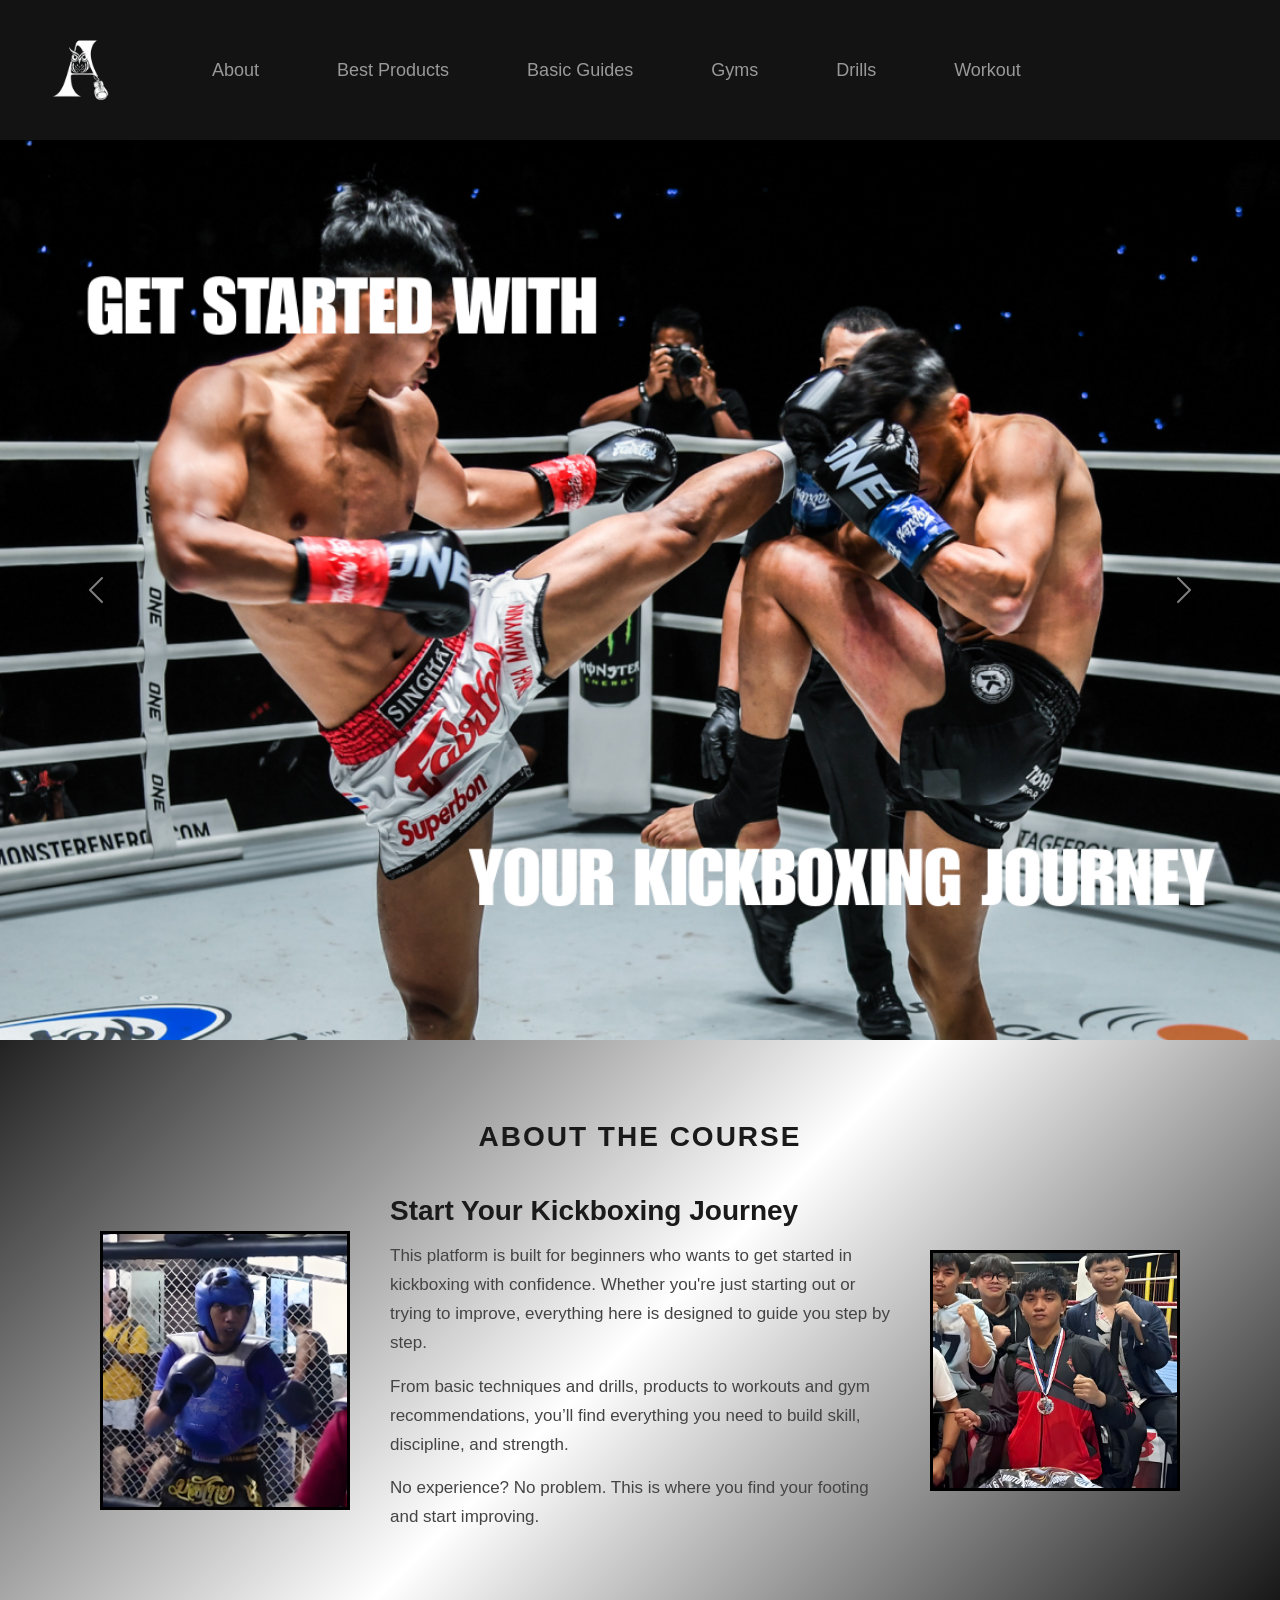
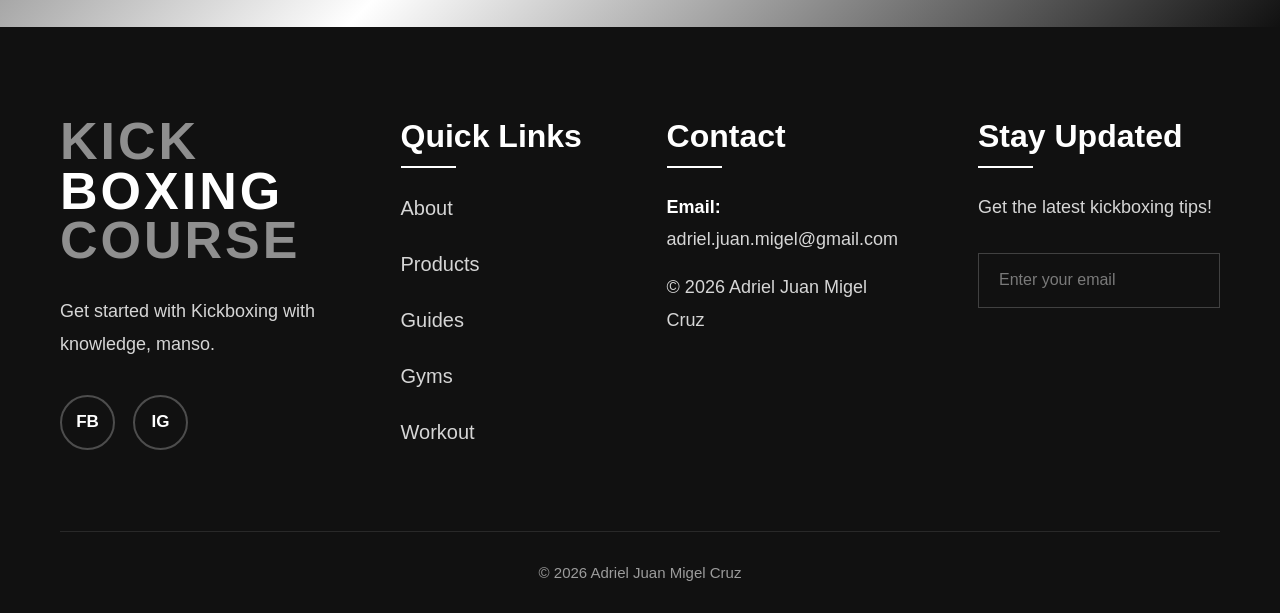
<file: index.html>
<!DOCTYPE html>
<html lang="en">
<head>
    <meta charset="UTF-8">
    <meta name="viewport" content="width=device-width, initial-scale=1.0">
    <title>My Final Project</title>

    <link rel="stylesheet" href="css/bootstrap.min.css">

    <link rel="stylesheet" href="css/style.css">
</head>
<body>
    <header>
        <nav>
            <ul>
                <a href="index.html">
                    <img src="images/logo.png" alt="logo" width="100" height="100">
                </a>
                <li><a href="#about">About</a></li>

                <li><a href="products.html">Best Products</a></li>
                <li><a href="guides.html">Basic Guides</a></li>
                <li><a href="gyms.html">Gyms</a></li>
                <li><a href="drills.html">Drills</a></li>
                <li><a href="workout.html">Workout</a></li>
            </ul>
        </nav>
    </header>

    <main>
        <section>
            
            <div class="carousel-wrapper">

                <div id="carouselExampleRide" class="carousel slide" data-bs-ride="carousel">
                    <div class="carousel-inner">

                        <div class="carousel-item active">
                            <img src="images/slide1.png" class="d-block w-100" alt="Slide 1">
                        </div>

                        <div class="carousel-item">
                            <img src="images/slide2.jpg" class="d-block w-100" alt="Slide 2">
                        </div>

                        <div class="carousel-item">
                            <img src="images/slide3.jpg" class="d-block w-100" alt="Slide 3">
                        </div>

                    </div>

                    <button class="carousel-control-prev" type="button" data-bs-target="#carouselExampleRide" data-bs-slide="prev">
                        <span class="carousel-control-prev-icon"></span>
                    </button>

                    <button class="carousel-control-next" type="button" data-bs-target="#carouselExampleRide" data-bs-slide="next">
                        <span class="carousel-control-next-icon"></span>
                    </button>
                </div>

            </div>
        </section>

        <!--abt section-->
<section id="about" class="about-section">

    <h1 class="about-title">ABOUT THE COURSE</h1>

    <div class="about-content">

        <!-- LEFT PIC -->
        <div class="about-side">
            <img style='border:3px solid #000000' src="images/aboutleft.png" alt="training">
        </div>

        <!-- CENTER TEXT -->
        <div class="about-text">
            <h3>Start Your Kickboxing Journey</h3>

            <p>
                This platform is built for beginners who wants to get started in kickboxing
                with confidence. Whether you're just starting out or trying to improve,
                everything here is designed to guide you step by step.
            </p>

            <p>
                From basic techniques and drills, products to workouts and gym recommendations,
                you’ll find everything you need to build skill, discipline, and strength.
            </p>

            <p>
                No experience? No problem. This is where you find your footing
                and start improving.
            </p>
        </div>

        <!-- RIGHT PIC -->
        <div class="about-side">
            <img style='border:3px solid #000000' src="images/aboutright.png" alt="training">
        </div>

    </div>

</section>
    </main>

<footer class="footer">
    <div class="footer-container">
        <div class="footer-col logo-col">
<h2 class="footer-logo">
    <span class="logo-fire">KICK</span>
    <span class="logo-glow">BOXING</span><br>
    <span class="logo-fire">COURSE</span>
</h2>
            <p class="footer-tagline">
               Get started with Kickboxing with knowledge, manso.
            </p>
            <div class="social-links">
                <a href="#" class="social-icon">FB</a>
                <a href="#" class="social-icon">IG</a>
            </div>
        </div>

        <!-- Quick Links -->
        <div class="footer-col">
            <h3>Quick Links</h3>
            <ul>
                <li><a href="#about">About</a></li>
                <li><a href="products.html">Products</a></li>
                <li><a href="guides.html">Guides</a></li>
                <li><a href="gyms.html">Gyms</a></li>
                <li><a href="workout.html">Workout</a></li>
            </ul>
        </div>

        <!-- Contact s-->
        <div class="footer-col">
            <h3>Contact</h3>
            <p><strong>Email:</strong> adriel.juan.migel@gmail.com</p>
            <p class="copyright">© 2026 Adriel Juan Migel Cruz</p>
        </div>

        <div class="footer-col newsletter-col">
            <h3>Stay Updated</h3>
            <p>Get the latest kickboxing tips!</p>
            <div class="newsletter-form">
                <input type="email" placeholder="Enter your email" class="email-input">
            </div>
        </div>
    </div>
    
    <!-- Bottom Bar -->
    <div class="footer-bottom">
        <p>© 2026 Adriel Juan Migel Cruz</p>
    </div>
</footer>

    <script src="js/bootstrap.bundle.min.js"></script>
</body>
</html>
</file>
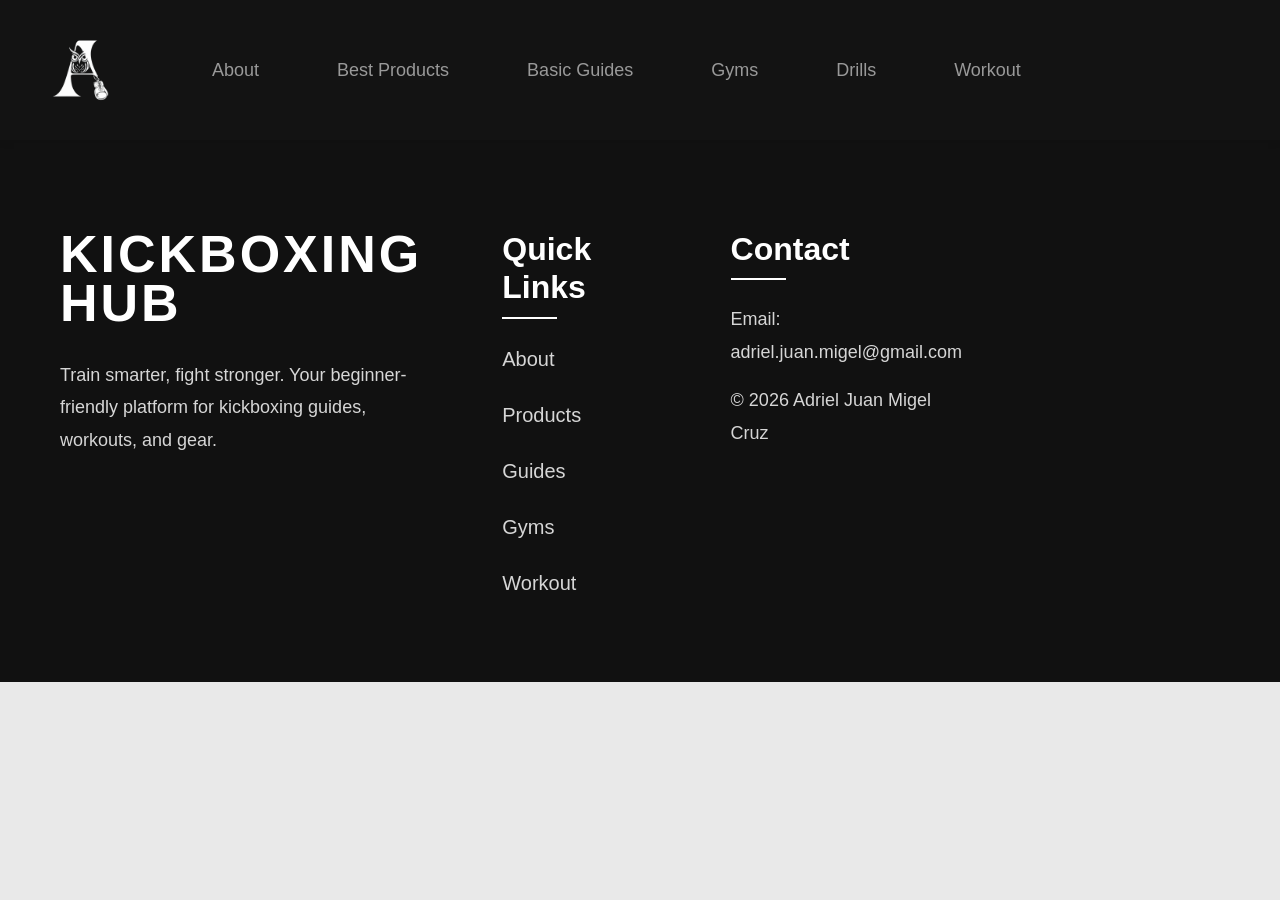
<file: about.html>
<!DOCTYPE html>
<html lang="en">
<head>
    <meta charset="UTF-8">
    <meta name="viewport" content="width=device-width, initial-scale=1.0">
    <title>My Final Project</title>

    <link rel="stylesheet" href="css/bootstrap.min.css">

    <link rel="stylesheet" href="css/style.css">
</head>
<body>
    <header>
        <nav>
            <ul>
                <a href="index.html">
                <img src="images/logo.png" alt="logo" width="100" height="100">
                </a>
                <li><a href="index.html#about">About</a></li>
                <li><a href="products.html">Best Products</a></li>
                <li><a href="guides.html">Basic Guides</a></li>
                <li><a href="gyms.html">Gyms</a></li>
                <li><a href="drills.html">Drills</a></li>
                <li><a href="workout.html">Workout</a></li>
            </ul>
        </nav>
    </header>

    <main>
        <section></section>
        <section></section>
    </main>

<footer class="footer">
    <div class="footer-container">

        <div class="footer-col">
            <h2 class="footer-logo">KICKBOXING HUB</h2>
            <p>
                Train smarter, fight stronger. Your beginner-friendly
                platform for kickboxing guides, workouts, and gear.
            </p>
        </div>

        <div class="footer-col">
            <h3>Quick Links</h3>
            <ul>
                <li><a href="#about">About</a></li>
                <li><a href="products.html">Products</a></li>
                <li><a href="guides.html">Guides</a></li>
                <li><a href="gyms.html">Gyms</a></li>
                <li><a href="workout.html">Workout</a></li>
            </ul>
        </div>

        <div class="footer-col">
            <h3>Contact</h3>
            <p>Email: adriel.juan.migel@gmail.com</p>
            <p>© 2026 Adriel Juan Migel Cruz</p>
        </div>

    </div>
</footer>

    <script src="js/bootstrap.bundle.min.js"></script>
</body>
</html>
</file>
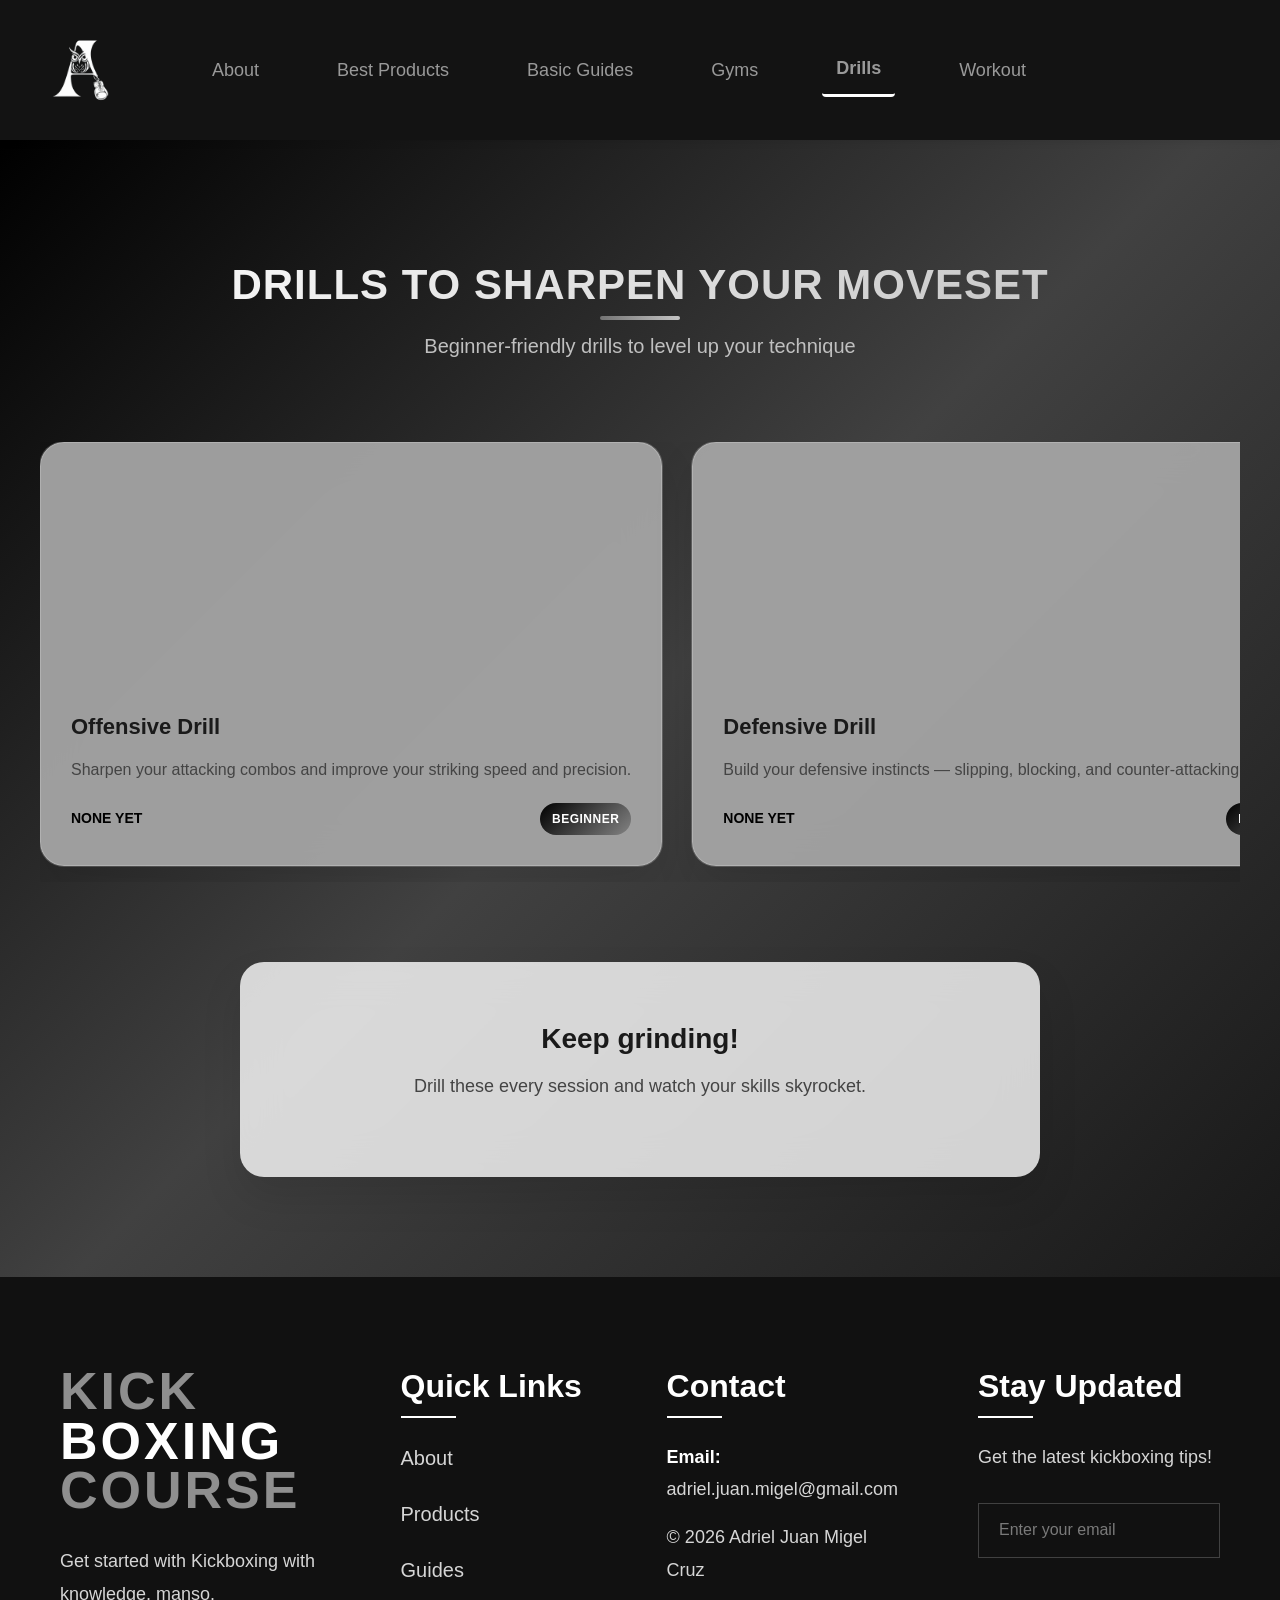
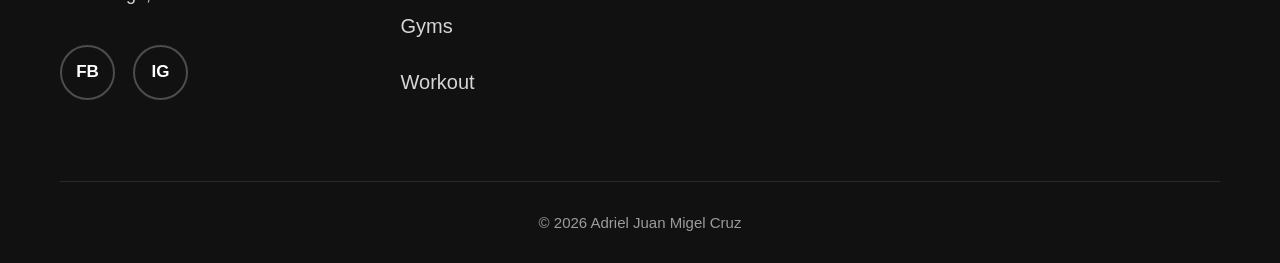
<file: drills.html>
<!DOCTYPE html>
<html lang="en">
<head>
    <meta charset="UTF-8">
    <meta name="viewport" content="width=device-width, initial-scale=1.0">
    <title>My Final Project</title>

    <link rel="stylesheet" href="css/bootstrap.min.css">
    <link rel="stylesheet" href="css/style.css">

    <style>
        /* Override drills section to match guides style */
        .drills-section {
            padding: 100px 40px !important;
            background: linear-gradient(135deg, #000000 0%, #414141 50%, #181818 100%) !important;
            min-height: 100vh;
        }

        .drills-section .section-header {
            text-align: center;
            margin-bottom: 80px;
        }

        .drills-section .section-title {
            font-size: 42px !important;
            font-weight: 800 !important;
            margin-bottom: 20px !important;
            background: linear-gradient(135deg, #ffffff, #bebebe) !important;
            -webkit-background-clip: text !important;
            -webkit-text-fill-color: transparent !important;
            background-clip: text !important;
            letter-spacing: 1px;
            color: unset !important;
            position: relative;
        }

        .drills-section .section-title::after {
            content: '';
            position: absolute;
            bottom: -10px;
            left: 50%;
            transform: translateX(-50%);
            width: 80px;
            height: 4px;
            background: linear-gradient(90deg, #747474, #c4c4c4);
            border-radius: 2px;
        }

        .drills-section .section-subtitle {
            font-size: 20px;
            color: #c0c0c0;
            font-weight: 300;
            max-width: 600px;
            margin: 0 auto;
            line-height: 1.6;
        }

        /* Horizontal scrolling single row */
        .drills-grid {
            display: flex;
            flex-direction: row;
            flex-wrap: nowrap;
            gap: 30px;
            overflow-x: auto;
            padding-bottom: 16px;
            scrollbar-width: thin;
            scrollbar-color: #555 #2a2a2a;
        }

        .drills-grid::-webkit-scrollbar {
            height: 8px;
        }

        .drills-grid::-webkit-scrollbar-thumb {
            background: #555;
            border-radius: 10px;
        }

        .drill-card-new {
            background: rgba(165, 165, 165, 0.95);
            backdrop-filter: blur(20px);
            border-radius: 24px;
            overflow: hidden;
            box-shadow:
                0 20px 40px rgba(0,0,0,0.1),
                0 0 0 1px rgba(255,255,255,0.2);
            transition: transform 0.4s cubic-bezier(0.175, 0.885, 0.32, 1.275), box-shadow 0.4s;
            border: 1px solid rgba(255,255,255,0.2);
            min-width: 320px;
            flex-shrink: 0;
        }

        .drill-card-new:hover {
            transform: translateY(-20px) scale(1.02);
            box-shadow:
                0 40px 80px rgba(0,0,0,0.2),
                0 0 0 1px rgba(255,255,255,0.4);
        }

        .drill-thumb {
            position: relative;
            height: 240px;
            overflow: hidden;
        }

        .drill-card-new iframe {
            width: 100%;
            height: 100%;
            border: none;
            transition: transform 0.4s ease;
        }

        .drill-card-new:hover iframe {
            transform: scale(1.05);
        }

        .drill-content {
            padding: 30px;
        }

        .drill-content h3 {
            margin: 0 0 15px 0;
            font-size: 22px;
            font-weight: 700;
            color: #1a1a1a;
            line-height: 1.3;
        }

        .drill-content p {
            color: #444;
            font-size: 16px;
            line-height: 1.6;
            margin-bottom: 20px;
        }

        .drill-meta {
            display: flex;
            justify-content: space-between;
            align-items: center;
            font-size: 14px;
        }

        .drill-meta .duration {
            color: #000;
            font-weight: 600;
        }

        .drill-level {
            padding: 6px 12px;
            background: linear-gradient(135deg, #000000, #838383);
            color: #fff;
            border-radius: 20px;
            font-size: 12px;
            font-weight: 600;
            text-transform: uppercase;
            letter-spacing: 0.5px;
        }

        .drills-cta {
            text-align: center;
            margin-top: 80px;
            padding: 60px 40px;
            background: rgba(255,255,255,0.8);
            border-radius: 24px;
            backdrop-filter: blur(20px);
            max-width: 800px;
            margin-left: auto;
            margin-right: auto;
            box-shadow: 0 20px 40px rgba(0,0,0,0.1);
        }

        .drills-cta h3 {
            font-size: 28px;
            font-weight: 700;
            color: #1a1a1a;
            margin-bottom: 15px;
        }

        .drills-cta p {
            font-size: 18px;
            color: #444;
            font-weight: 300;
        }

        @media (max-width: 768px) {
            .drills-section {
                padding: 80px 20px !important;
            }
            .drills-grid {
                grid-template-columns: 1fr;
                gap: 30px;
            }
            .drills-section .section-title {
                font-size: 30px !important;
            }
            .drill-thumb { height: 220px; }
            .drills-cta { padding: 40px 20px; }
        }
    </style>
</head>
<body>
    <header>
        <nav>
            <ul>
                <a href="index.html">
                <img src="images/logo.png" alt="logo" width="100" height="100">
                </a>
                <li><a href="index.html#about">About</a></li>  
                <li><a href="products.html">Best Products</a></li>
                <li><a href="guides.html">Basic Guides</a></li>
                <li><a href="gyms.html">Gyms</a></li>
                <li><a href="drills.html" class="active">Drills</a></li>
                <li><a href="workout.html">Workout</a></li>
            </ul>
        </nav>
    </header>

    <main>
        <section class="drills-section">
            <div class="section-header">
                <h2 class="section-title">DRILLS TO SHARPEN YOUR MOVESET</h2>
                <p class="section-subtitle">Beginner-friendly drills to level up your technique</p>
            </div>

            <div class="drills-grid">

                <div class="drill-card-new">
                    <div class="drill-thumb">
                        <iframe src="https://www.youtube.com/embed/tgbNymZ7vqY" allowfullscreen></iframe>
                    </div>
                    <div class="drill-content">
                        <h3>Offensive Drill</h3>
                        <p>Sharpen your attacking combos and improve your striking speed and precision.</p>
                        <div class="drill-meta">
                            <span class="duration">NONE YET</span>
                            <span class="drill-level">Beginner</span>
                        </div>
                    </div>
                </div>

                <div class="drill-card-new">
                    <div class="drill-thumb">
                        <iframe src="https://www.youtube.com/embed/2Vv-BfVoq4g" allowfullscreen></iframe>
                    </div>
                    <div class="drill-content">
                        <h3>Defensive Drill</h3>
                        <p>Build your defensive instincts — slipping, blocking, and counter-attacking effectively.</p>
                        <div class="drill-meta">
                            <span class="duration">NONE YET</span>
                            <span class="drill-level">Beginner</span>
                        </div>
                    </div>
                </div>

                <div class="drill-card-new">
                    <div class="drill-thumb">
                        <iframe src="https://www.youtube.com/embed/3JZ_D3ELwOQ" allowfullscreen></iframe>
                    </div>
                    <div class="drill-content">
                        <h3>Heavy Bag Combo</h3>
                        <p>Practice powerful combinations on the heavy bag to build endurance and knockout power.</p>
                        <div class="drill-meta">
                            <span class="duration">NONE YET</span>
                            <span class="drill-level">Beginner</span>
                        </div>
                    </div>
                </div>

                <div class="drill-card-new">
                    <div class="drill-thumb">
                        <iframe src="https://www.youtube.com/embed/LXb3EKWsInQ" allowfullscreen></iframe>
                    </div>
                    <div class="drill-content">
                        <h3>Back-n-Forth Drill</h3>
                        <p>Improve your footwork and ring IQ with this essential back-and-forth movement drill.</p>
                        <div class="drill-meta">
                            <span class="duration">NONE YET</span>
                            <span class="drill-level">Beginner</span>
                        </div>
                    </div>
                </div>

            </div>

            <div class="drills-cta">
                <h3>Keep grinding!</h3>
                <p>Drill these every session and watch your skills skyrocket.</p>
            </div>
        </section>
    </main>

<footer class="footer">
    <div class="footer-container">
        <div class="footer-col logo-col">
            <h2 class="footer-logo">
                <span class="logo-fire">KICK</span>
                <span class="logo-glow">BOXING</span>
                <span class="logo-fire">COURSE</span>
            </h2>
            <p class="footer-tagline">
               Get started with Kickboxing with knowledge, manso.
            </p>
            <div class="social-links">
                <a href="#" class="social-icon">FB</a>
                <a href="#" class="social-icon">IG</a>
            </div>
        </div>

        <!-- Quick Links -->
        <div class="footer-col">
            <h3>Quick Links</h3>
            <ul>
                <li><a href="#about">About</a></li>
                <li><a href="products.html">Products</a></li>
                <li><a href="guides.html">Guides</a></li>
                <li><a href="gyms.html">Gyms</a></li>
                <li><a href="workout.html">Workout</a></li>
            </ul>
        </div>

        <!-- Contact -->
        <div class="footer-col">
            <h3>Contact</h3>
            <p><strong>Email:</strong> adriel.juan.migel@gmail.com</p>
            <p class="copyright">© 2026 Adriel Juan Migel Cruz</p>
        </div>

        <div class="footer-col newsletter-col">
            <h3>Stay Updated</h3>
            <p>Get the latest kickboxing tips!</p>
            <div class="newsletter-form">
                <input type="email" placeholder="Enter your email" class="email-input">
            </div>
        </div>
    </div>
    
    <!-- Bottom Bar -->
    <div class="footer-bottom">
        <p>© 2026 Adriel Juan Migel Cruz</p>
    </div>
</footer>
</body>
</html>
</file>
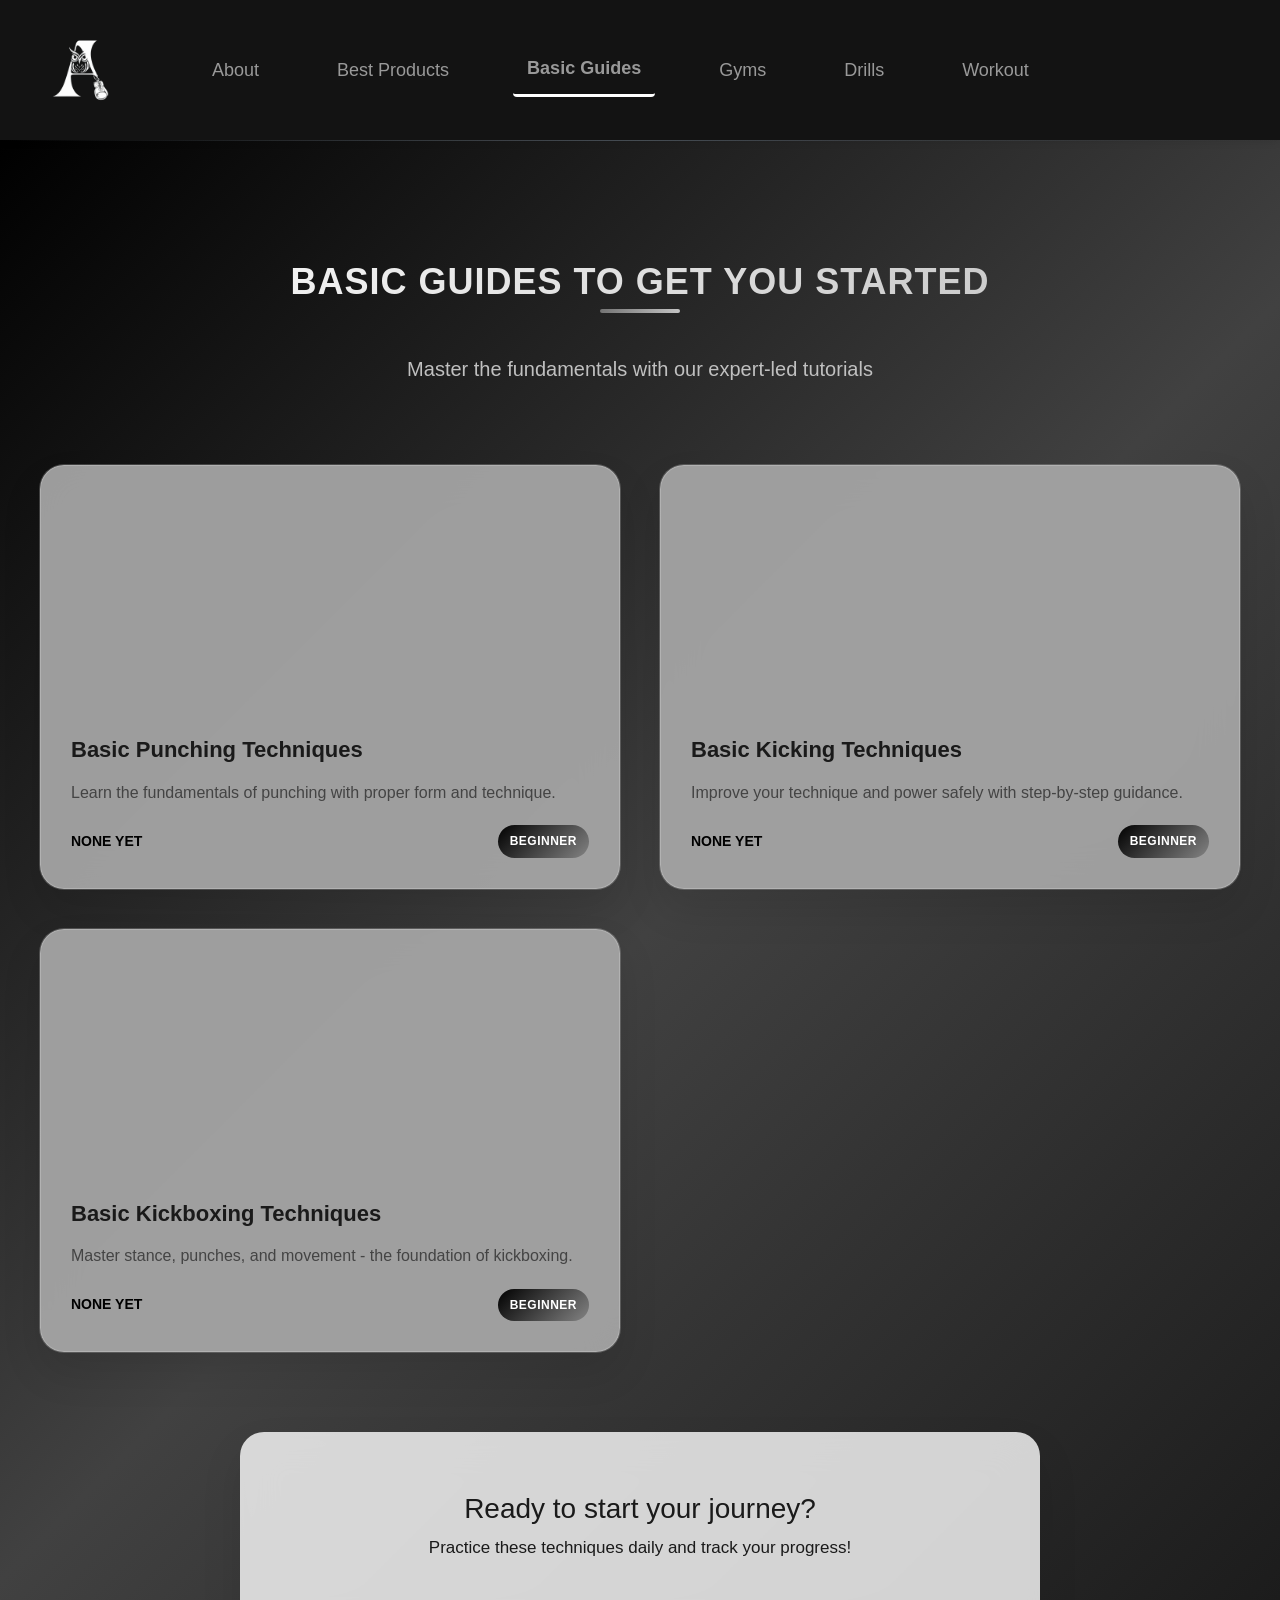
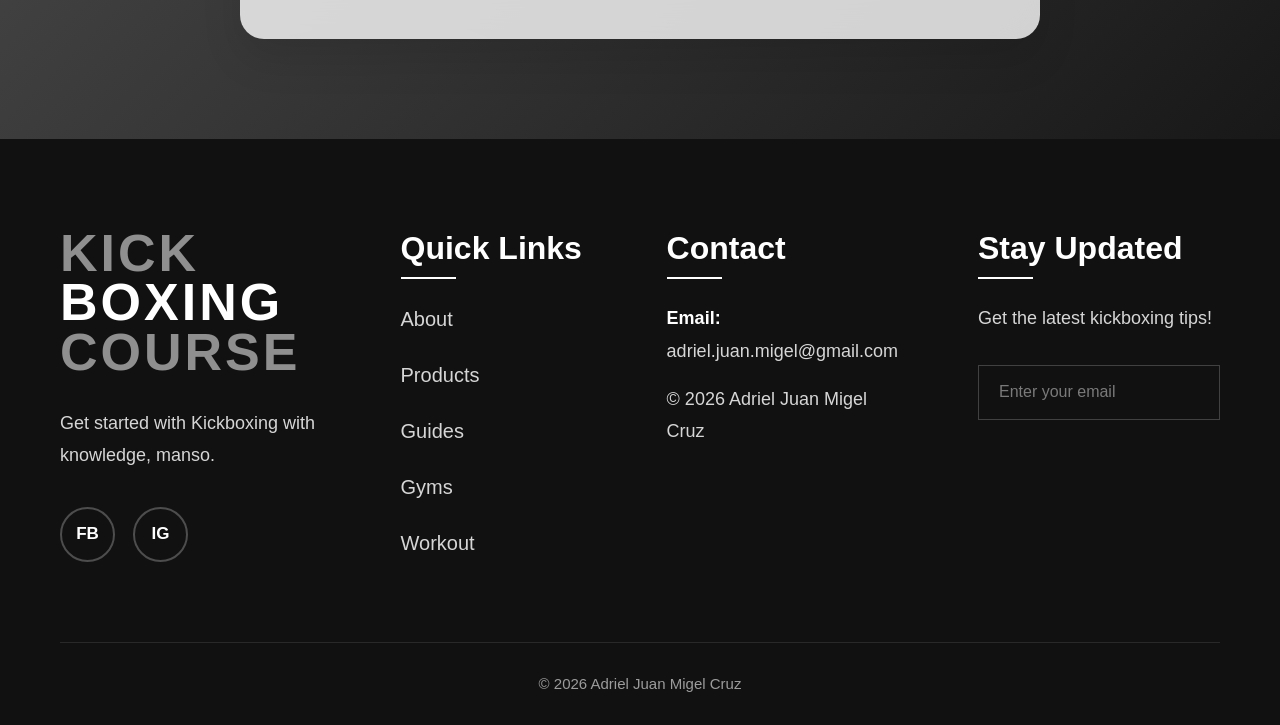
<file: guides.html>
<!DOCTYPE html>
<html lang="en">
<head>
    <meta charset="UTF-8">
    <meta name="viewport" content="width=device-width, initial-scale=1.0">
    <title>My Final Project</title>

    <link rel="stylesheet" href="css/bootstrap.min.css">
    <link rel="stylesheet" href="css/style.css">
</head>
<body>
    <header>
        <nav>
            <ul>
                <a href="index.html">
                <img src="images/logo.png" alt="logo" width="100" height="100">
                </a>
                <li><a href="index.html#about">About</a></li>  
                <li><a href="products.html">Best Products</a></li>
                <li><a href="guides.html" class="active">Basic Guides</a></li>
                <li><a href="gyms.html">Gyms</a></li>
                <li><a href="drills.html">Drills</a></li>
                <li><a href="workout.html">Workout</a></li>
            </ul>
        </nav>
    </header>

    <main>
<section class="video-section">
    <div class="section-header">
        <h2 class="section-title">BASIC GUIDES TO GET YOU STARTED</h2>
        <p class="section-subtitle">Master the fundamentals with our expert-led tutorials</p>
    </div>

    <div class="video-grid">
        <div class="video-card">
            <div class="video-thumbnail">
                <iframe src="https://www.youtube.com/embed/tgbNymZ7vqY" allowfullscreen></iframe>
                <div class="play-overlay">
                    <svg class="play-icon" viewBox="0 0 24 24" fill="currentColor">
                        <path d="M8 5v14l11-7z"/>
                    </svg>
                </div>
            </div>
            <div class="video-content">
                <h3>Basic Punching Techniques</h3>
                <p>Learn the fundamentals of punching with proper form and technique.</p>
                <div class="video-meta">
                    <span class="duration">NONE YET</span>
                    <span class="level beginner">Beginner</span>
                </div>
            </div>
        </div>

        <div class="video-card">
            <div class="video-thumbnail">
                <iframe src="https://www.youtube.com/embed/2Vv-BfVoq4g" allowfullscreen></iframe>
                <div class="play-overlay">
                    <svg class="play-icon" viewBox="0 0 24 24" fill="currentColor">
                        <path d="M8 5v14l11-7z"/>
                    </svg>
                </div>
            </div>
            <div class="video-content">
                <h3>Basic Kicking Techniques</h3>
                <p>Improve your technique and power safely with step-by-step guidance.</p>
                <div class="video-meta">
                    <span class="duration">NONE YET</span>
                    <span class="level beginner">Beginner</span>
                </div>
            </div>
        </div>

        <div class="video-card">
            <div class="video-thumbnail">
                <iframe src="https://www.youtube.com/embed/3JZ_D3ELwOQ" allowfullscreen></iframe>
                <div class="play-overlay">
                    <svg class="play-icon" viewBox="0 0 24 24" fill="currentColor">
                        <path d="M8 5v14l11-7z"/>
                    </svg>
                </div>
            </div>
            <div class="video-content">
                <h3>Basic Kickboxing Techniques</h3>
                <p>Master stance, punches, and movement - the foundation of kickboxing.</p>
                <div class="video-meta">
                    <span class="duration">NONE YET</span>
                    <span class="level beginner">Beginner</span>
                </div>
            </div>
        </div>

    </div>

    <div class="guides-cta">
        <h3>Ready to start your journey?</h3>
        <p>Practice these techniques daily and track your progress!</p>
    </div>
</section>
    </main>

<footer class="footer">
    <div class="footer-container">
        <div class="footer-col logo-col">
            <h2 class="footer-logo">
                <span class="logo-fire">KICK</span>
                <span class="logo-glow">BOXING</span>
                <span class="logo-fire">COURSE</span>
            </h2>
            <p class="footer-tagline">
               Get started with Kickboxing with knowledge, manso.
            </p>
            <div class="social-links">
                <a href="#" class="social-icon">FB</a>
                <a href="#" class="social-icon">IG</a>
            </div>
        </div>

        <!-- Quick Links -->
        <div class="footer-col">
            <h3>Quick Links</h3>
            <ul>
                <li><a href="#about">About</a></li>
                <li><a href="products.html">Products</a></li>
                <li><a href="guides.html">Guides</a></li>
                <li><a href="gyms.html">Gyms</a></li>
                <li><a href="workout.html">Workout</a></li>
            </ul>
        </div>

        <!-- Contact s-->
        <div class="footer-col">
            <h3>Contact</h3>
            <p><strong>Email:</strong> adriel.juan.migel@gmail.com</p>
            <p class="copyright">© 2026 Adriel Juan Migel Cruz</p>
        </div>

        <div class="footer-col newsletter-col">
            <h3>Stay Updated</h3>
            <p>Get the latest kickboxing tips!</p>
            <div class="newsletter-form">
                <input type="email" placeholder="Enter your email" class="email-input">
            </div>
        </div>
    </div>
    
    <!-- Bottom Bar -->
    <div class="footer-bottom">
        <p>© 2026 Adriel Juan Migel Cruz</p>
    </div>
</footer>
</file>
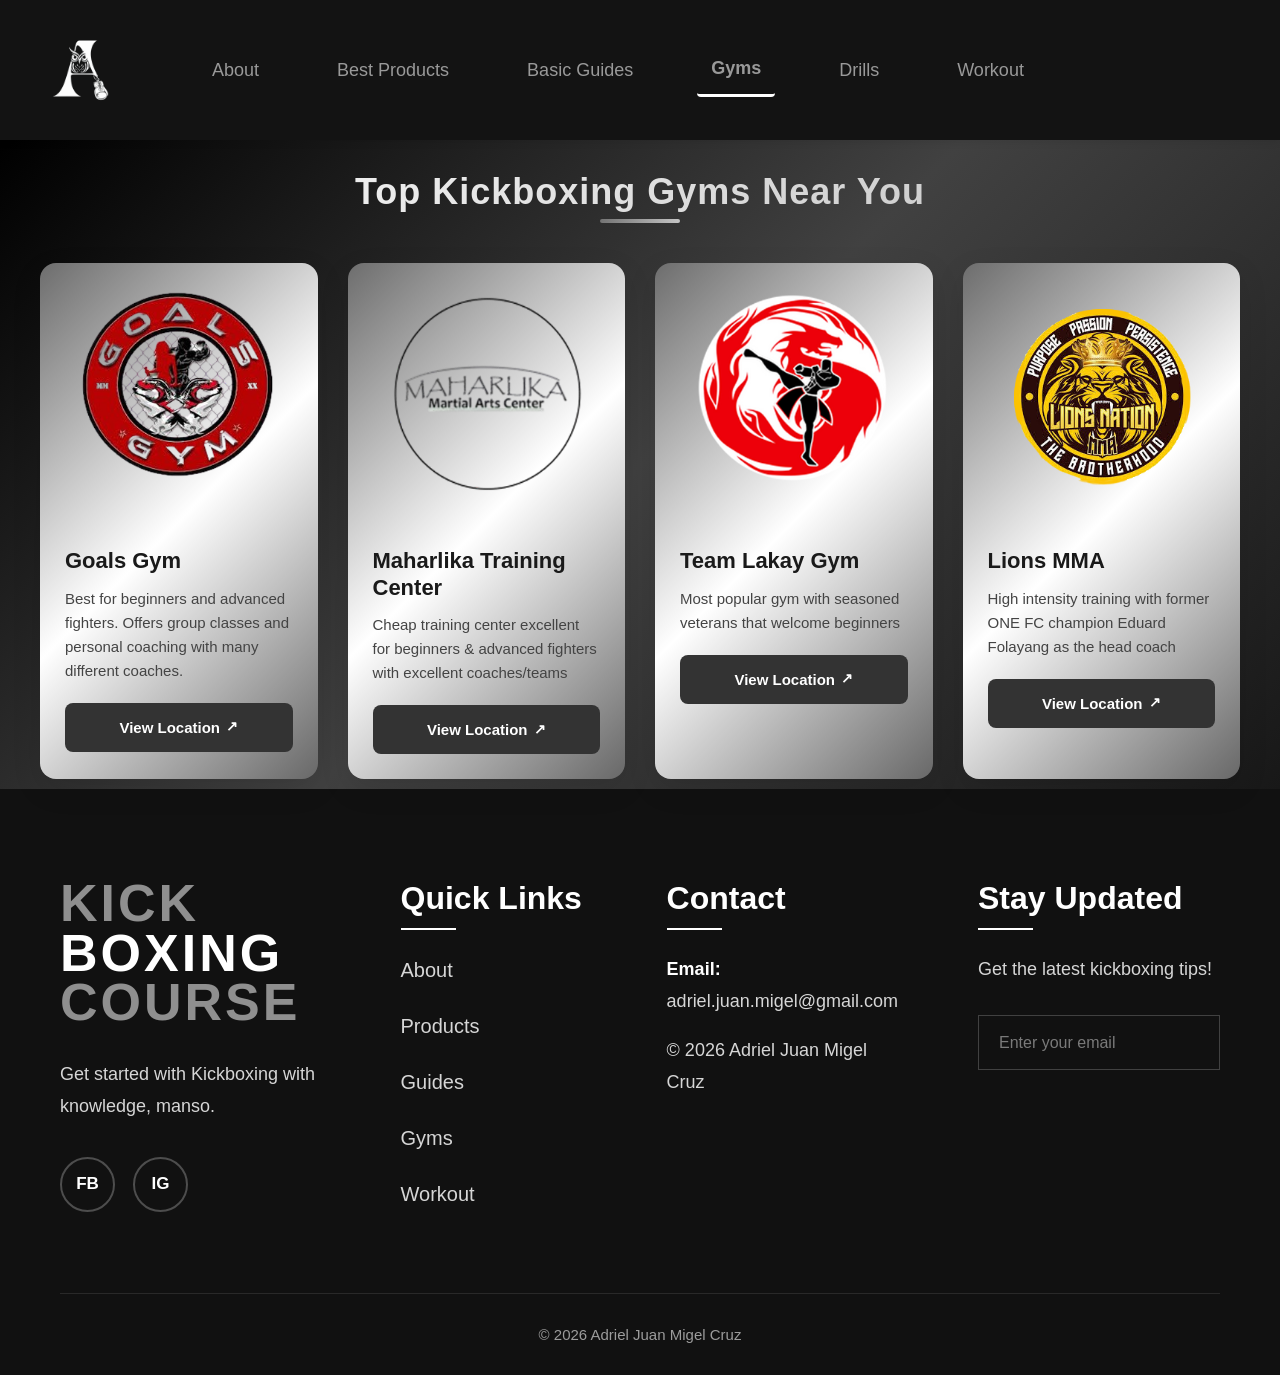
<file: gyms.html>
<!DOCTYPE html>
<html lang="en">
<head>
    <meta charset="UTF-8">
    <meta name="viewport" content="width=device-width, initial-scale=1.0">
    <title>My Final Project</title>

    <link rel="stylesheet" href="css/bootstrap.min.css">

    <link rel="stylesheet" href="css/style.css">

    <style>
        /* Override gym-grid to force 4 columns in one row */
        .gym-grid {
            grid-template-columns: repeat(4, 1fr) !important;
        }

        @media (max-width: 1200px) {
            .gym-grid {
                grid-template-columns: repeat(2, 1fr) !important;
            }
        }

        @media (max-width: 600px) {
            .gym-grid {
                grid-template-columns: 1fr !important;
            }
        }
    </style>
</head>
<body>
    <header>
        <nav>
            <ul>
                <a href="index.html">
                <img src="images/logo.png" alt="logo" width="100" height="100">
                </a>
                <li><a href="index.html#about">About</a></li>  
                <li><a href="products.html">Best Products</a></li>
                <li><a href="guides.html">Basic Guides</a></li>
                <li><a href="gyms.html"  class="active">Gyms</a></li>
                <li><a href="drills.html">Drills</a></li>
                <li><a href="workout.html">Workout</a></li>
            </ul>
        </nav>
    </header>

<main>

<section class="gym-section">
    <h2 class="section-title">Top Kickboxing Gyms Near You</h2>

    <div class="gym-grid">

        <div class="gym-card">
            <img src="images/goals.png" alt="Gym">
            <div class="gym-info">
                <h3>Goals Gym</h3>
                <p>Best for beginners and advanced fighters. Offers group classes and personal coaching with many different coaches.</p>
                <a href="https://www.google.com/maps/place/Goals+Gym+Baguio/@16.4136,120.5937888,17z/data=!3m1!4b1!4m6!3m5!1s0x3391a1a805f6f7bb:0x697e3125512b569e!8m2!3d16.4136!4d120.5937888!16s%2Fg%2F11l1nt5k1r?entry=ttu&g_ep=EgoyMDI2MDQxOS4wIKXMDSoASAFQAw%3D%3D" target="_blank" class="gym-btn">View Location</a>
            </div>
        </div>

        <div class="gym-card">
            <img src="images/maharlika.png" alt="Gym">
            <div class="gym-info">
                <h3>Maharlika Training Center</h3>
                <p>Cheap training center excellent for beginners & advanced fighters with excellent coaches/teams</p>
                <a href="https://www.google.com/maps/search/maharlika+martial+arts+center/@16.4092459,120.5971813,14z?entry=s&sa=X&ved=1t%3A199789" target="_blank" class="gym-btn">View Location</a>
            </div>
        </div>

        <div class="gym-card">
            <img src="images/teamlakay.png" alt="Gym">
            <div class="gym-info">
                <h3>Team Lakay Gym</h3>
                <p>Most popular gym with seasoned veterans that welcome beginners</p>
                <a href="https://www.google.com/maps/place/Team+Lakay+MMA+Gym/@16.4459324,120.5798374,17z/data=!3m1!4b1!4m6!3m5!1s0x3391a3c118b658db:0x3b09fe30dc20d3f1!8m2!3d16.4459273!4d120.5824123!16s%2Fg%2F1hdz0tcsp?entry=ttu&g_ep=EgoyMDI2MDQxOS4wIKXMDSoASAFQAw%3D%3D" target="_blank" class="gym-btn">View Location</a>
            </div>
        </div>

        <div class="gym-card">
            <img src="images/lions.png" alt="Gym">
            <div class="gym-info">
                <h3>Lions MMA</h3>
                <p>High intensity training with former ONE FC champion Eduard Folayang as the head coach</p>
                <a href="https://www.google.com/maps/place/Lions+Nation+MMA/@16.4414393,120.5903901,17z/data=!4m14!1m7!3m6!1s0x3391a38fbd79152b:0x2f65cb31c24cb64a!2sLions+Nation+MMA!8m2!3d16.4414342!4d120.592965!16s%2Fg%2F11vbzb0f5k!3m5!1s0x3391a38fbd79152b:0x2f65cb31c24cb64a!8m2!3d16.4414342!4d120.592965!16s%2Fg%2F11vbzb0f5k?entry=ttu&g_ep=EgoyMDI2MDQxOS4wIKXMDSoASAFQAw%3D%3D" target="_blank" class="gym-btn">View Location</a>
            </div>
        </div>

    </div>
</section>

</main>

<footer class="footer">
    <div class="footer-container">
        <div class="footer-col logo-col">
            <h2 class="footer-logo">
                <span class="logo-fire">KICK</span>
                <span class="logo-glow">BOXING</span>
                <span class="logo-fire">COURSE</span>
            </h2>
            <p class="footer-tagline">
               Get started with Kickboxing with knowledge, manso.
            </p>
            <div class="social-links">
                <a href="#" class="social-icon">FB</a>
                <a href="#" class="social-icon">IG</a>
            </div>
        </div>

        <!-- Quick Links -->
        <div class="footer-col">
            <h3>Quick Links</h3>
            <ul>
                <li><a href="#about">About</a></li>
                <li><a href="products.html">Products</a></li>
                <li><a href="guides.html">Guides</a></li>
                <li><a href="gyms.html">Gyms</a></li>
                <li><a href="workout.html">Workout</a></li>
            </ul>
        </div>

        <!-- Contact -->
        <div class="footer-col">
            <h3>Contact</h3>
            <p><strong>Email:</strong> adriel.juan.migel@gmail.com</p>
            <p class="copyright">© 2026 Adriel Juan Migel Cruz</p>
        </div>

        <div class="footer-col newsletter-col">
            <h3>Stay Updated</h3>
            <p>Get the latest kickboxing tips!</p>
            <div class="newsletter-form">
                <input type="email" placeholder="Enter your email" class="email-input">
            </div>
        </div>
    </div>
    
    <!-- Bottom Bar -->
    <div class="footer-bottom">
        <p>© 2026 Adriel Juan Migel Cruz</p>
    </div>
</footer>
</body>
</html>
</file>
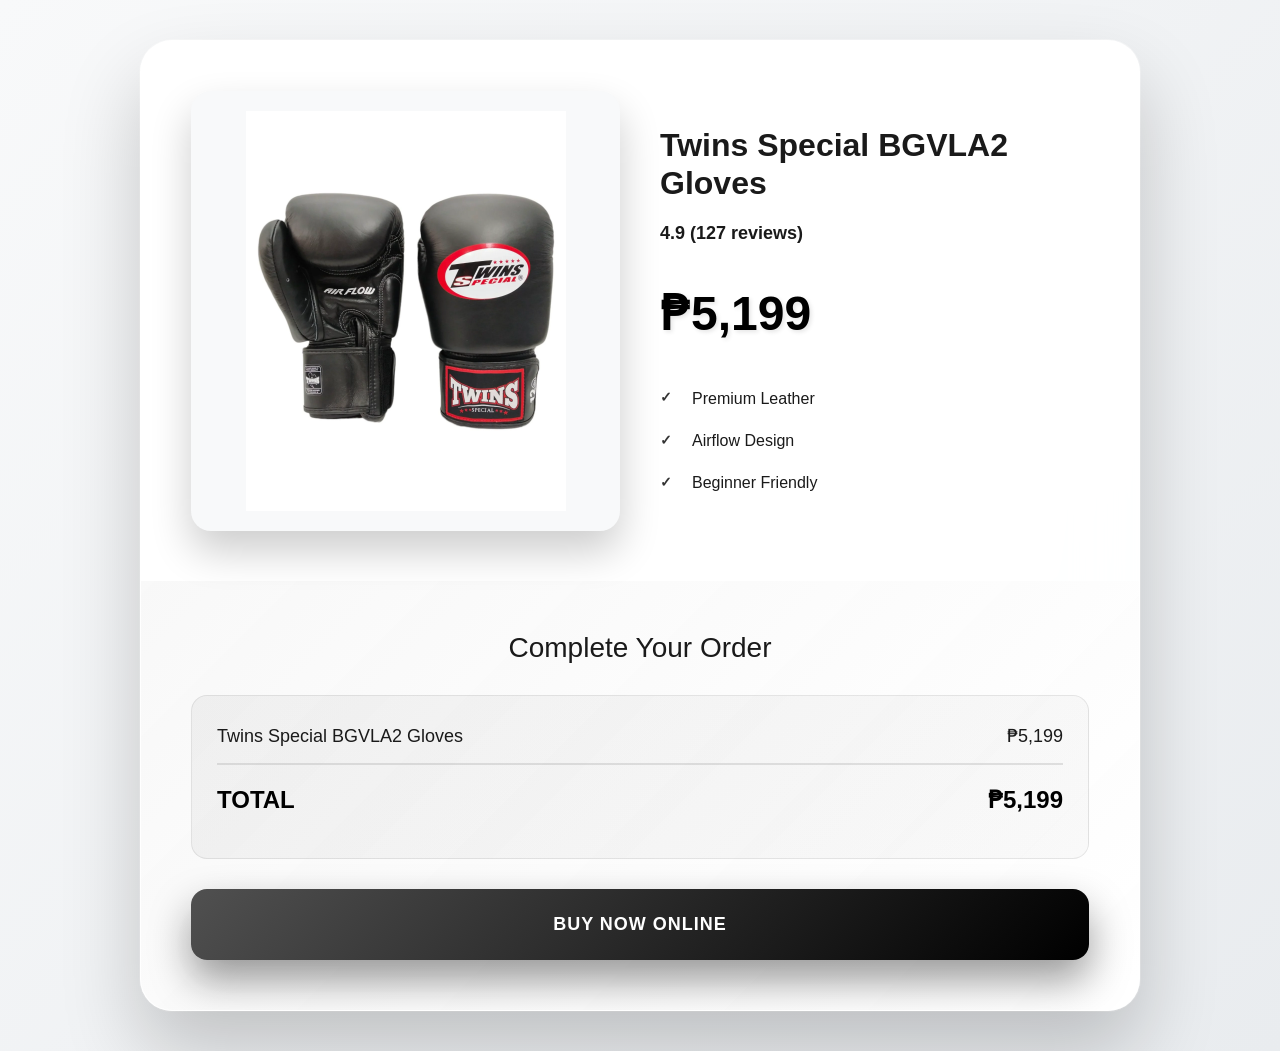
<file: order-gloves.html>
<!DOCTYPE html>
<html lang="en">
<head>
<meta charset="UTF-8">
<meta name="viewport" content="width=device-width, initial-scale=1.0">
<title>Order Twins Special BGVLA2 Gloves</title>
<link rel="stylesheet" href="css/bootstrap.min.css">
<link rel="stylesheet" href="css/style.css">
</head>
<body>

<main>
<section class="order-card-section">
<div class="order-card">

<div class="product-preview">

<div class="product-image-large">
<img src="images/gloves.png" alt="Twins Special BGVLA2 Gloves">
</div>

<div class="product-details">
<h1>Twins Special BGVLA2 Gloves</h1>

<div class="rating">
<span class="rating-score">4.9 (127 reviews)</span>
</div>

<div class="price-large">₱<span class="price-amount">5,199</span></div>

<div class="product-specs">
<div class="spec-item"><span>Premium Leather</span></div>
<div class="spec-item"><span>Airflow Design</span></div>
<div class="spec-item"><span>Beginner Friendly</span></div>
</div>

</div>
</div>

<div class="order-form">

<h3>Complete Your Order</h3>

<div class="order-summary">
<div class="summary-row">
<span>Twins Special BGVLA2 Gloves</span>
<span>₱5,199</span>
</div>

<div class="summary-row total">
<span>TOTAL</span>
<span>₱5,199</span>
</div>
</div>

<a href="https://k1extreme.com.ph/products/twins-special-bgvla2-airflow-boxing-gloves-vanilla?variant=43160282202332" target="_blank" class="final-buy-btn">
BUY NOW ONLINE
</a>

</div>
</div>
</section>
</main>

</body>
</html>
</file>
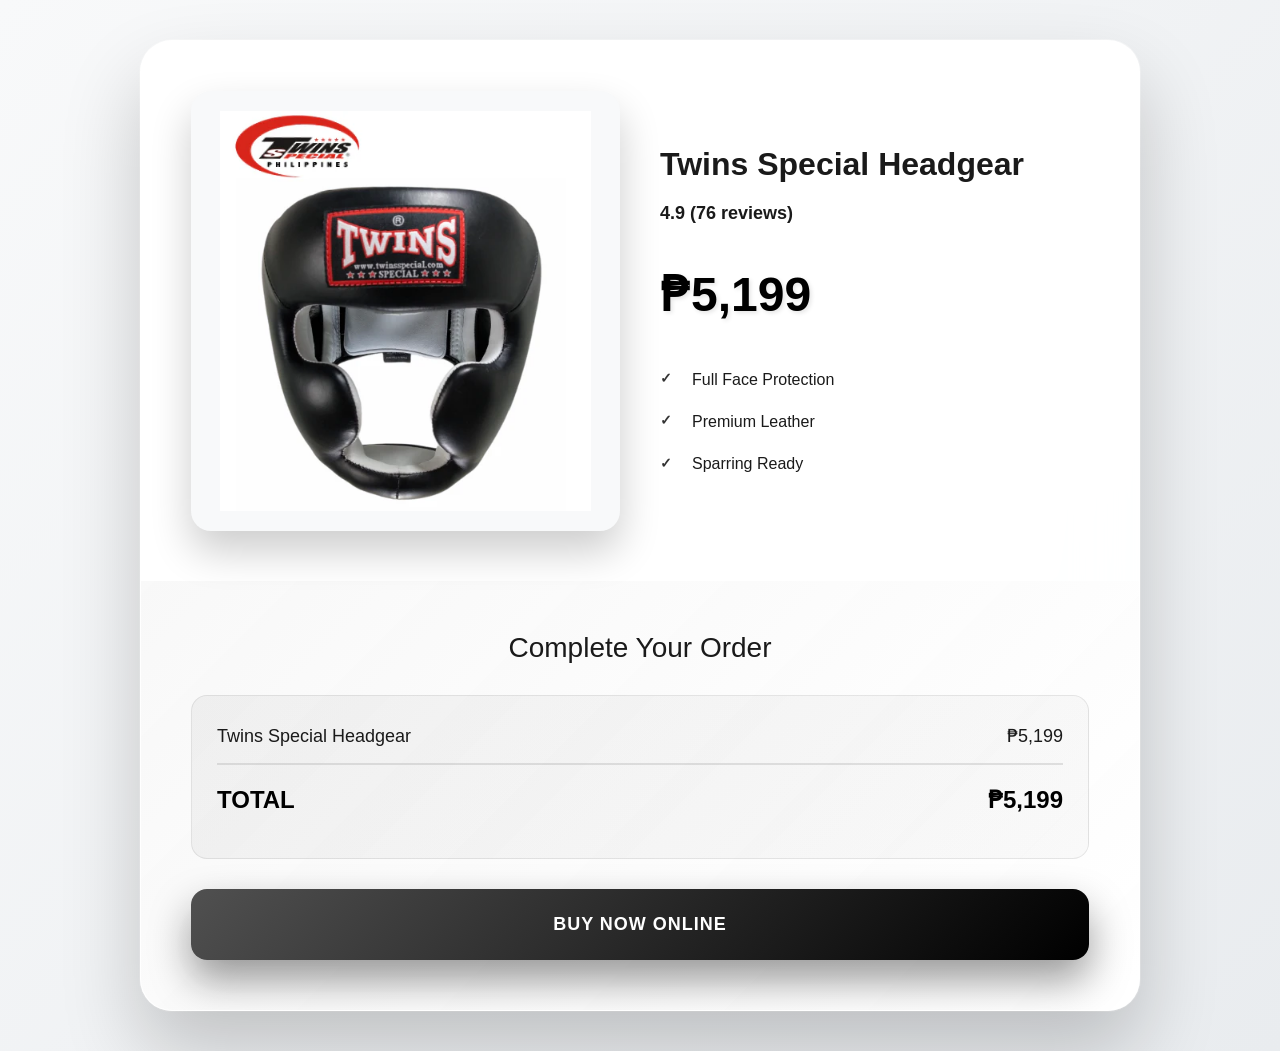
<file: order-headgear.html>
<!DOCTYPE html>
<html lang="en">
<head>
<meta charset="UTF-8">
<meta name="viewport" content="width=device-width, initial-scale=1.0">
<title>Order Twins Special Headgear</title>
<link rel="stylesheet" href="css/bootstrap.min.css">
<link rel="stylesheet" href="css/style.css">
</head>
<body>

<main>
<section class="order-card-section">
<div class="order-card">

<div class="product-preview">
<div class="product-image-large">
<img src="images/headgear.png" alt="Headgear">
</div>

<div class="product-details">
<h1>Twins Special Headgear</h1>
<div class="rating">
<span class="rating-score">4.9 (76 reviews)</span>
</div>

<div class="price-large">₱<span class="price-amount">5,199</span></div>

<div class="product-specs">
<div class="spec-item"><span>Full Face Protection</span></div>
<div class="spec-item"><span>Premium Leather</span></div>
<div class="spec-item"><span>Sparring Ready</span></div>
</div>
</div>
</div>

<div class="order-form">
<h3>Complete Your Order</h3>

<div class="order-summary">
<div class="summary-row">
<span>Twins Special Headgear</span>
<span>₱5,199</span>
</div>

<div class="summary-row total">
<span>TOTAL</span>
<span>₱5,199</span>
</div>
</div>

<a href="https://k1extreme.com.ph/products/twins-special-boxing-muaythai-headgear-black" target="_blank" class="final-buy-btn">BUY NOW ONLINE</a>

</div>
</div>
</section>
</main>

</body>
</html>
</file>
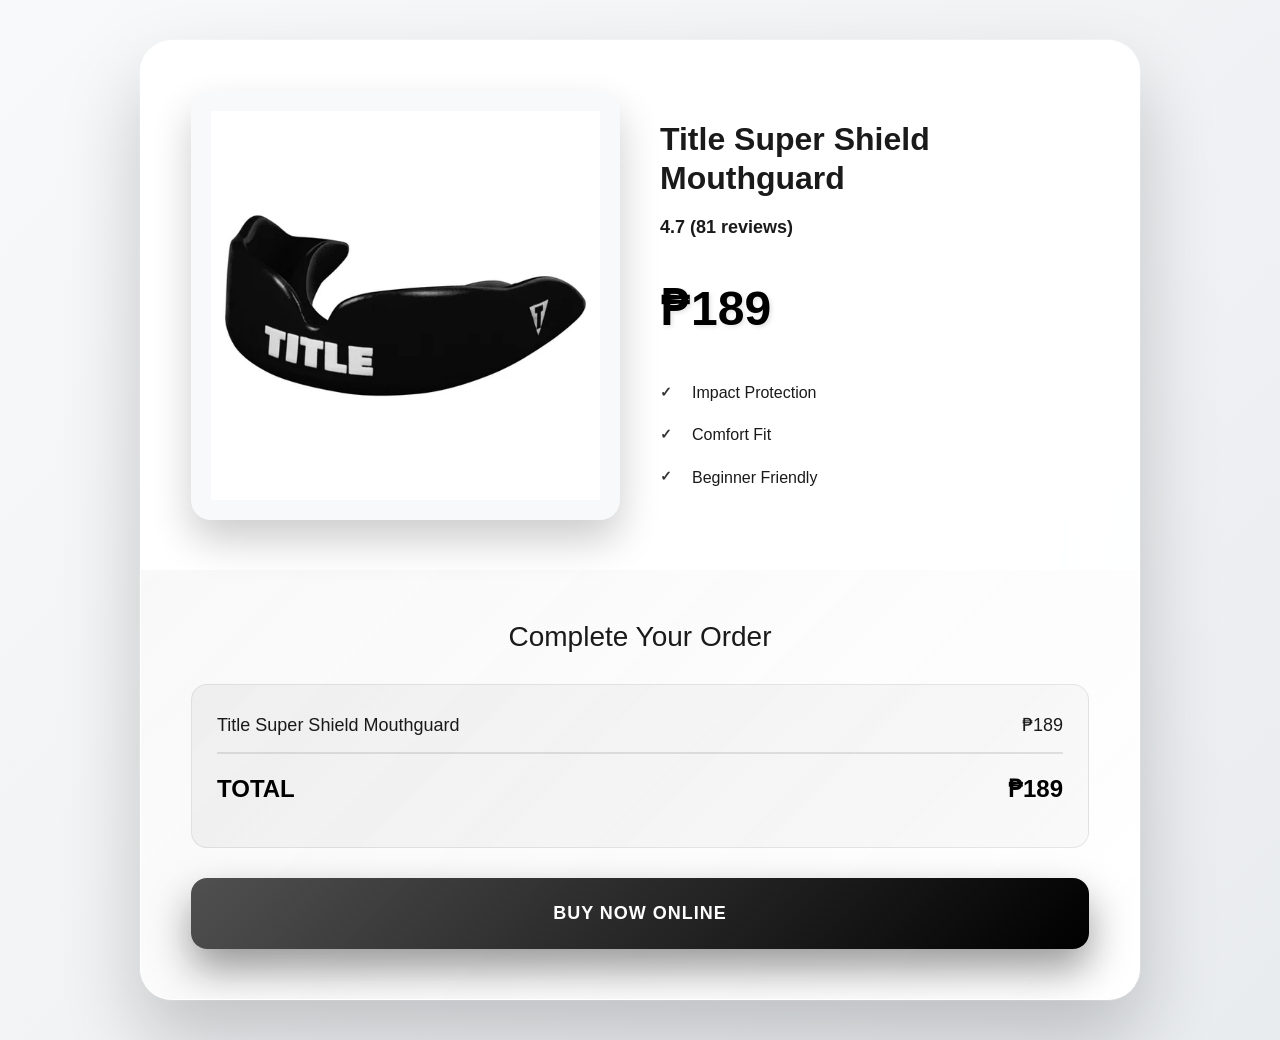
<file: order-mouthpiece.html>
<!DOCTYPE html>
<html lang="en">
<head>
<meta charset="UTF-8">
<meta name="viewport" content="width=device-width, initial-scale=1.0">
<title>Order Title Super Shield Mouthguard</title>
<link rel="stylesheet" href="css/bootstrap.min.css">
<link rel="stylesheet" href="css/style.css">
</head>
<body>

<main>
<section class="order-card-section">
<div class="order-card">

<div class="product-preview">
<div class="product-image-large">
<img src="images/mouthpiece.png" alt="Mouthguard">
</div>

<div class="product-details">
<h1>Title Super Shield Mouthguard</h1>
<div class="rating">
<span class="rating-score">4.7 (81 reviews)</span>
</div>

<div class="price-large">₱<span class="price-amount">189</span></div>

<div class="product-specs">
<div class="spec-item"><span>Impact Protection</span></div>
<div class="spec-item"><span>Comfort Fit</span></div>
<div class="spec-item"><span>Beginner Friendly</span></div>
</div>
</div>
</div>

<div class="order-form">
<h3>Complete Your Order</h3>

<div class="order-summary">
<div class="summary-row">
<span>Title Super Shield Mouthguard</span>
<span>₱189</span>
</div>

<div class="summary-row total">
<span>TOTAL</span>
<span>₱189</span>
</div>
</div>

<a href="https://k1extreme.com.ph/products/title-boxing-super-shield-x2-mouth-guard" target="_blank" class="final-buy-btn">BUY NOW ONLINE</a>

</div>
</div>
</section>
</main>

</body>
</html>
</file>
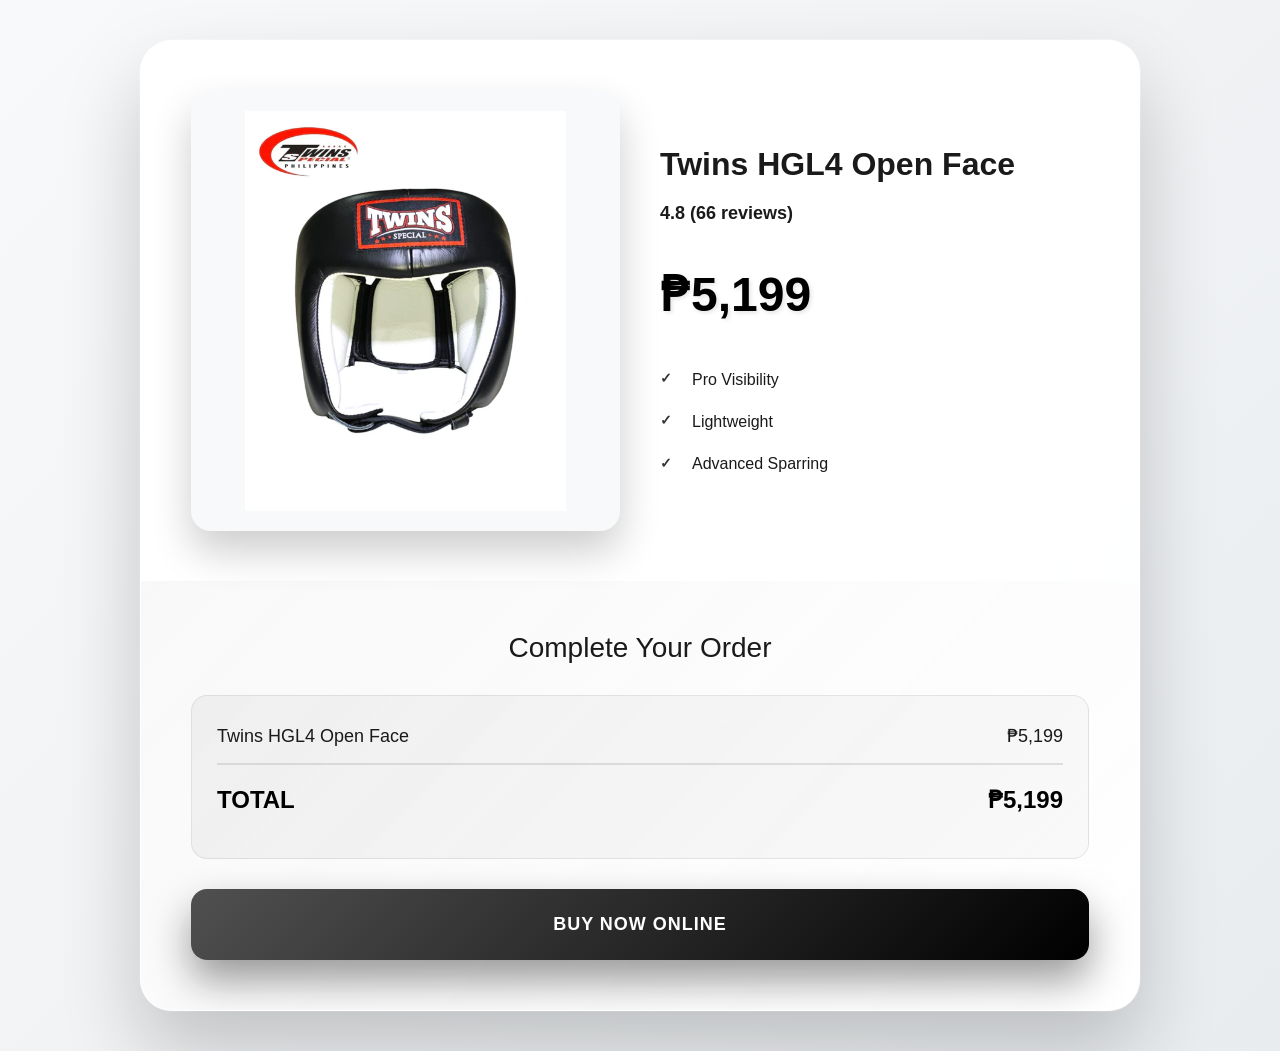
<file: order-openface.html>
<!DOCTYPE html>
<html lang="en">
<head>
<meta charset="UTF-8">
<meta name="viewport" content="width=device-width, initial-scale=1.0">
<title>Order Twins HGL4 Open Face</title>
<link rel="stylesheet" href="css/bootstrap.min.css">
<link rel="stylesheet" href="css/style.css">
</head>
<body>

<main>
<section class="order-card-section">
<div class="order-card">

<div class="product-preview">
<div class="product-image-large">
<img src="images/headgear2.png" alt="Open Face Headgear">
</div>

<div class="product-details">
<h1>Twins HGL4 Open Face</h1>
<div class="rating">
<span class="rating-score">4.8 (66 reviews)</span>
</div>

<div class="price-large">₱<span class="price-amount">5,199</span></div>

<div class="product-specs">
<div class="spec-item"><span>Pro Visibility</span></div>
<div class="spec-item"><span>Lightweight</span></div>
<div class="spec-item"><span>Advanced Sparring</span></div>
</div>
</div>
</div>

<div class="order-form">
<h3>Complete Your Order</h3>

<div class="order-summary">
<div class="summary-row">
<span>Twins HGL4 Open Face</span>
<span>₱5,199</span>
</div>

<div class="summary-row total">
<span>TOTAL</span>
<span>₱5,199</span>
</div>
</div>

<a href="https://k1extreme.com.ph/products/twins-special-hgl4-pro-open-faced-boxing-headgear-black" target="_blank" class="final-buy-btn">BUY NOW ONLINE</a>

</div>
</div>
</section>
</main>

</body>
</html>
</file>
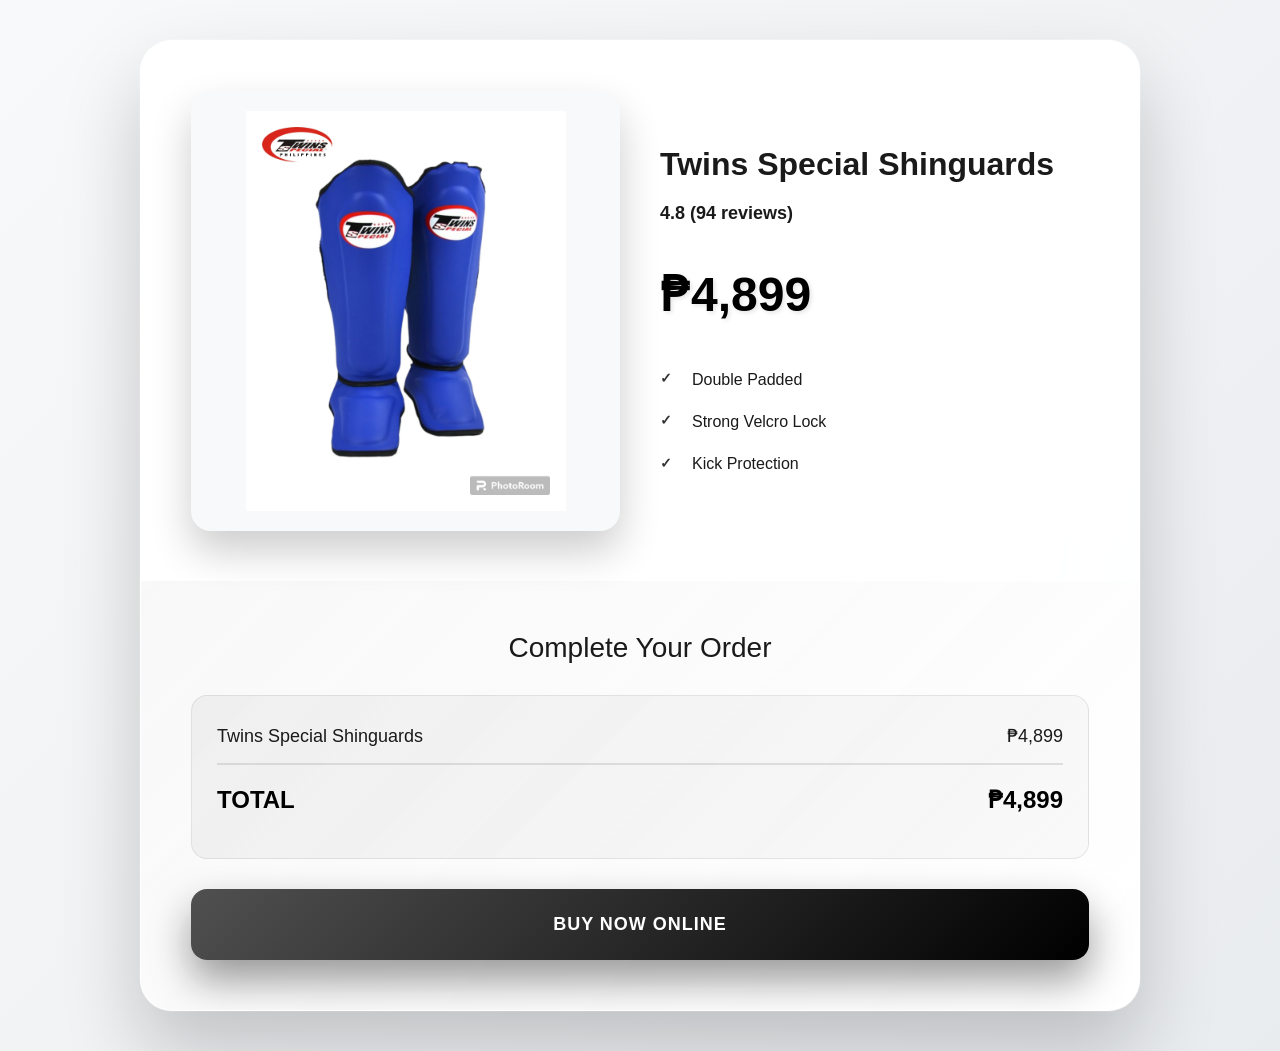
<file: order-shinguards.html>
<!DOCTYPE html>
<html lang="en">
<head>
<meta charset="UTF-8">
<meta name="viewport" content="width=device-width, initial-scale=1.0">
<title>Order Twins Special Shinguards</title>
<link rel="stylesheet" href="css/bootstrap.min.css">
<link rel="stylesheet" href="css/style.css">
</head>
<body>

<main>
<section class="order-card-section">
<div class="order-card">

<div class="product-preview">
<div class="product-image-large">
<img src="images/shinguards.png" alt="Twins Special Shinguards">
</div>

<div class="product-details">
<h1>Twins Special Shinguards</h1>
<div class="rating">
<span class="rating-score">4.8 (94 reviews)</span>
</div>

<div class="price-large">₱<span class="price-amount">4,899</span></div>

<div class="product-specs">
<div class="spec-item"><span>Double Padded</span></div>
<div class="spec-item"><span>Strong Velcro Lock</span></div>
<div class="spec-item"><span>Kick Protection</span></div>
</div>
</div>
</div>

<div class="order-form">
<h3>Complete Your Order</h3>

<div class="order-summary">
<div class="summary-row">
<span>Twins Special Shinguards</span>
<span>₱4,899</span>
</div>

<div class="summary-row total">
<span>TOTAL</span>
<span>₱4,899</span>
</div>
</div>

<a href="https://k1extreme.com.ph/products/twins-special-double-padded-shinguard-blue" target="_blank" class="final-buy-btn">BUY NOW ONLINE</a>

</div>
</div>
</section>
</main>

</body>
</html>
</file>
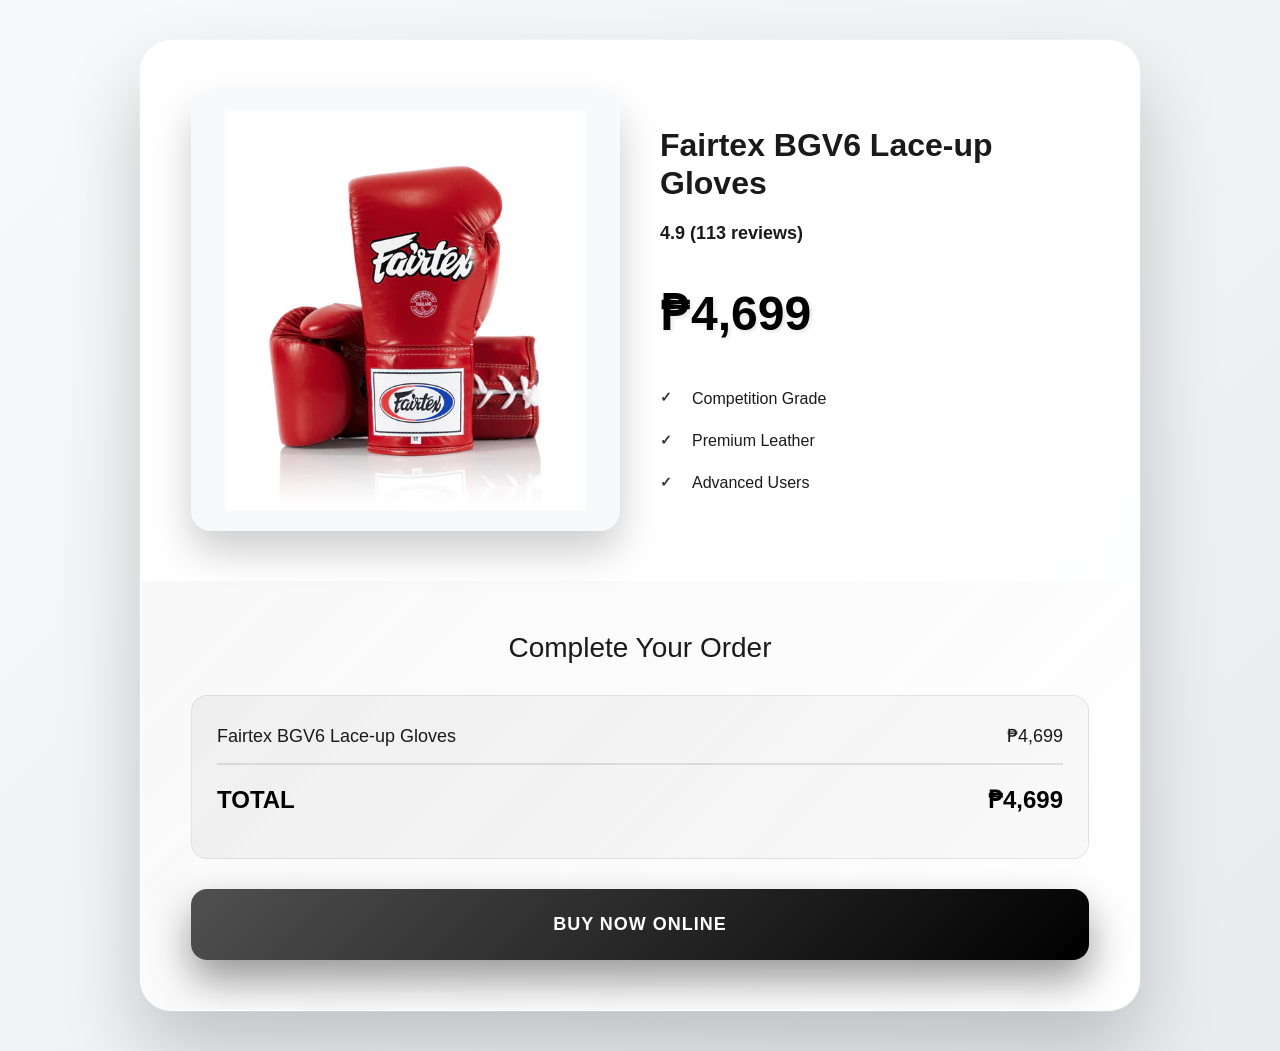
<file: ordergloves.html>
<!DOCTYPE html>
<html lang="en">
<head>
<meta charset="UTF-8">
<meta name="viewport" content="width=device-width, initial-scale=1.0">
<title>Order Fairtex BGV6 Lace-up Gloves</title>
<link rel="stylesheet" href="css/bootstrap.min.css">
<link rel="stylesheet" href="css/style.css">
</head>
<body>

<main>
<section class="order-card-section">
<div class="order-card">

<div class="product-preview">
<div class="product-image-large">
<img src="images/gloves2.png" alt="Fairtex Gloves">
</div>

<div class="product-details">
<h1>Fairtex BGV6 Lace-up Gloves</h1>
<div class="rating">
<span class="rating-score">4.9 (113 reviews)</span>
</div>

<div class="price-large">₱<span class="price-amount">4,699</span></div>

<div class="product-specs">
<div class="spec-item"><span>Competition Grade</span></div>
<div class="spec-item"><span>Premium Leather</span></div>
<div class="spec-item"><span>Advanced Users</span></div>
</div>
</div>
</div>

<div class="order-form">
<h3>Complete Your Order</h3>

<div class="order-summary">
<div class="summary-row">
<span>Fairtex BGV6 Lace-up Gloves</span>
<span>₱4,699</span>
</div>

<div class="summary-row total">
<span>TOTAL</span>
<span>₱4,699</span>
</div>
</div>

<a href="https://k1extreme.com.ph/products/fairtex-bgv6-pro-leather-laced-competition-gloves-locked-thumb-navy-blue-copy" target="_blank" class="final-buy-btn">BUY NOW ONLINE</a>

</div>
</div>
</section>
</main>

</body>
</html>
</file>
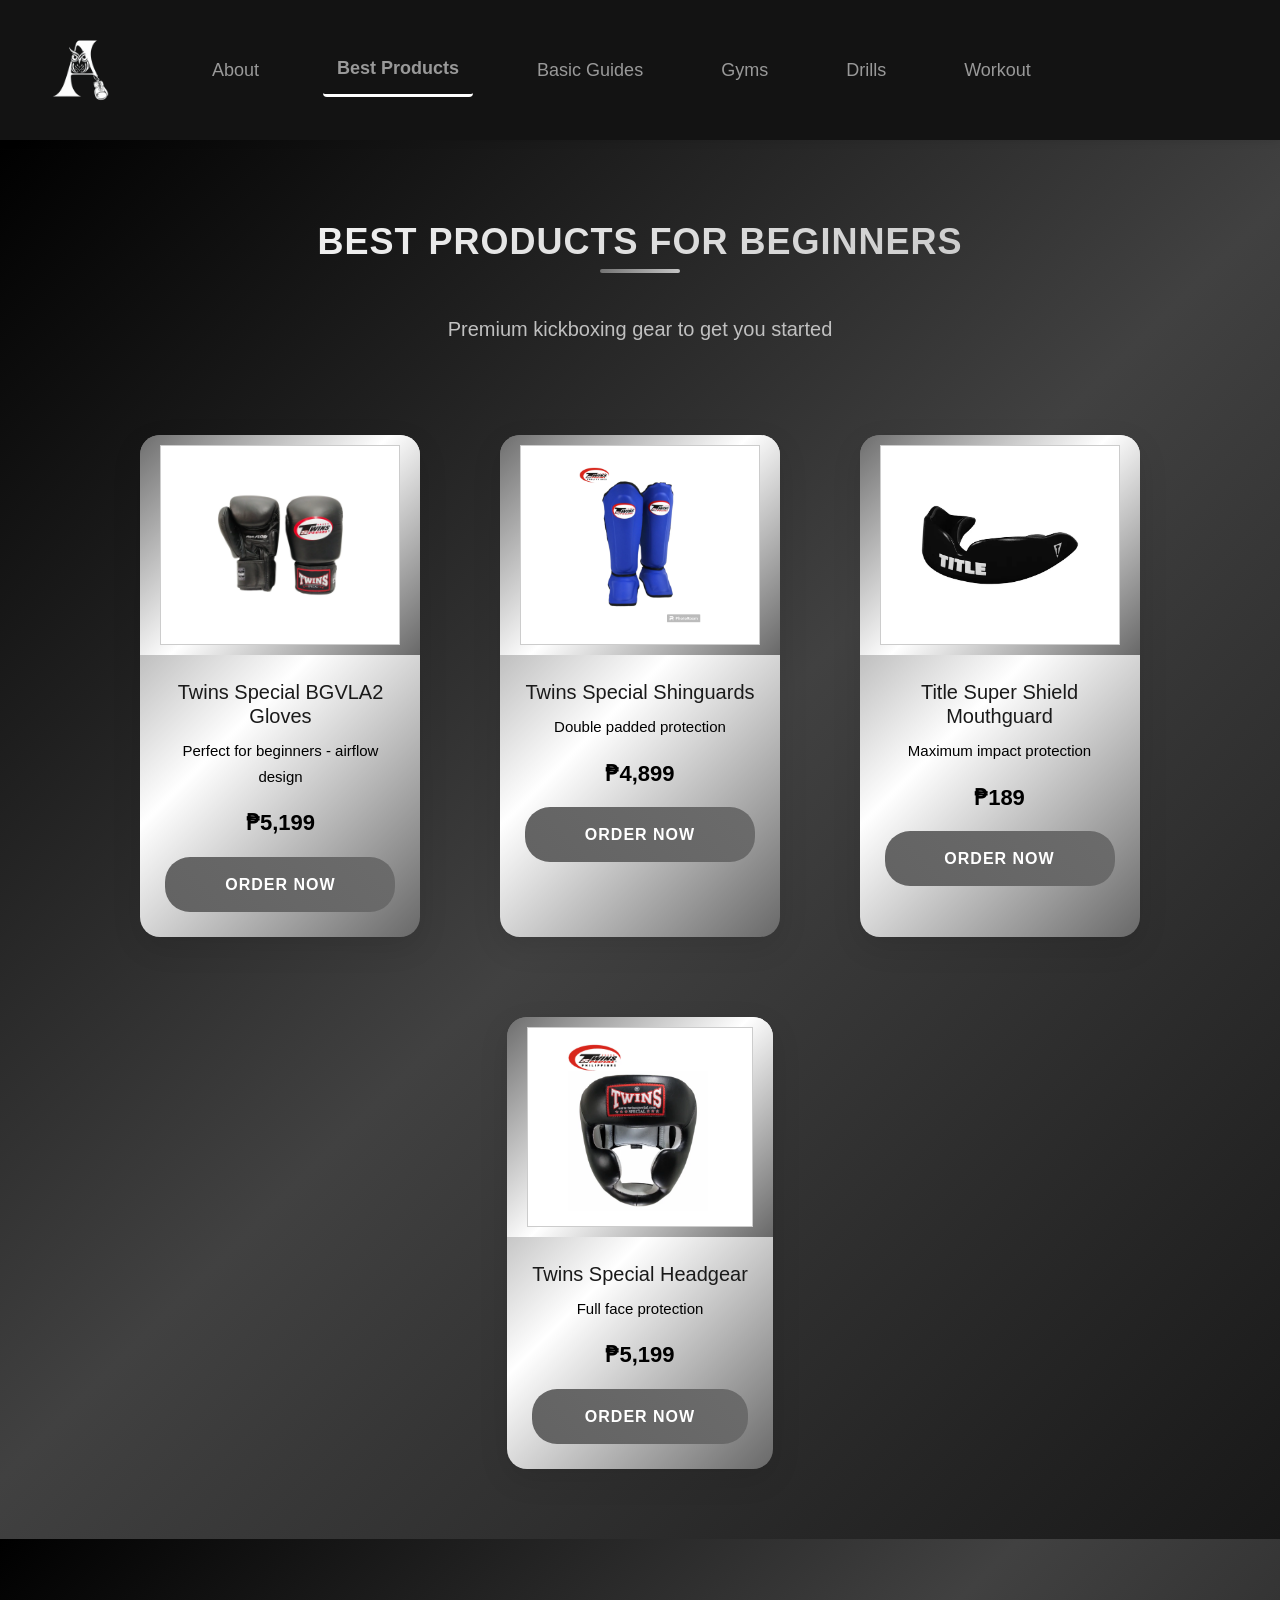
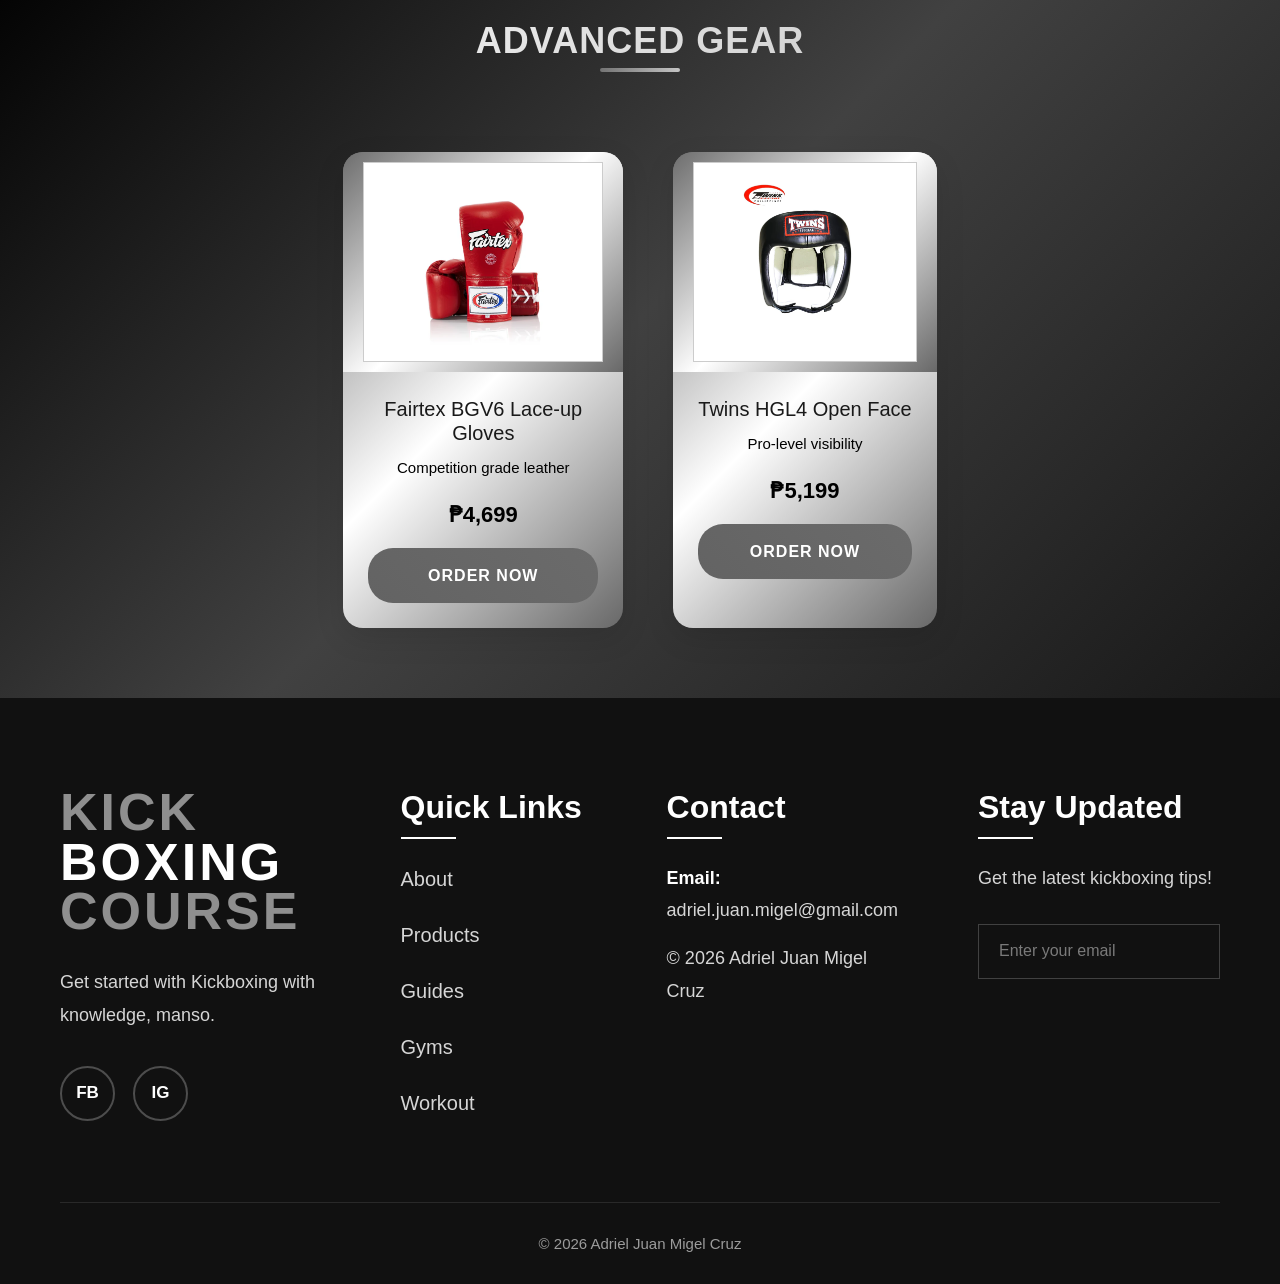
<file: products.html>
<!DOCTYPE html>
<html lang="en">
<head>
    <meta charset="UTF-8">
    <meta name="viewport" content="width=device-width, initial-scale=1.0">
    <title>Best Products - Kickboxing Hub</title>
    <link rel="stylesheet" href="css/bootstrap.min.css">
    <link rel="stylesheet" href="css/style.css">
</head>
<body>
    <header>
        <nav>
            <ul>
                <a href="index.html">
                    <img src="images/logo.png" alt="logo" width="100" height="100">
                </a>
                <li><a href="index.html#about">About</a></li>   
                <li><a href="products.html" class="active">Best Products</a></li>
                <li><a href="guides.html">Basic Guides</a></li>
                <li><a href="gyms.html">Gyms</a></li>
                <li><a href="drills.html">Drills</a></li>
                <li><a href="workout.html">Workout</a></li>
            </ul>
        </nav>
    </header>

    <main>

        <section class="category-section">
            <div class="section-header">
                <h2 class="section-title">BEST PRODUCTS FOR BEGINNERS</h2>
                <p class="section-subtitle">Premium kickboxing gear to get you started</p>
            </div>

            <div class="category-grid">
                <a href="order-gloves.html" class="category-card product-card">
                    <div class="card-image">
                        <img src="images/gloves.png" alt="Boxing Gloves">
                    </div>
                    <div class="card-content">
                        <h3>Twins Special BGVLA2 Gloves</h3>
                        <p>Perfect for beginners - airflow design</p>
                        <span class="price-tag">₱5,199</span>
                        <button class="order-btn">ORDER NOW</button>
                    </div>
                </a>

                <a href="order-shinguards.html" class="category-card product-card">
                    <div class="card-image">
                        <img src="images/shinguards.png" alt="Shinguards">
                    </div>
                    <div class="card-content">
                        <h3>Twins Special Shinguards</h3>
                        <p>Double padded protection</p>
                        <span class="price-tag">₱4,899</span>
                        <button class="order-btn">ORDER NOW</button>
                    </div>
                </a>

                <a href="order-mouthpiece.html" class="category-card product-card">
                    <div class="card-image">
                        <img src="images/mouthpiece.png" alt="Mouthpiece">
                    </div>
                    <div class="card-content">
                        <h3>Title Super Shield Mouthguard</h3>
                        <p>Maximum impact protection</p>
                        <span class="price-tag">₱189</span>
                        <button class="order-btn">ORDER NOW</button>
                    </div>
                </a>

                <a href="order-headgear.html" class="category-card product-card">
                    <div class="card-image">
                        <img src="images/headgear.png" alt="Headgear">
                    </div>
                    <div class="card-content">
                        <h3>Twins Special Headgear</h3>
                        <p>Full face protection</p>
                        <span class="price-tag">₱5,199</span>
                        <button class="order-btn">ORDER NOW</button>
                    </div>
                </a>
            </div>
        </section>


        <!-- ADVANCED GEAR -->
        <section class="category-section">
            <div class="section-header">
                <h2 class="section-title">ADVANCED GEAR</h2>
            </div>

            <div class="products-grid">
                <a href="ordergloves.html" class="category-card product-card">
                    <div class="card-image">
                        <img src="images/gloves2.png" alt="Lace-up Gloves">
                    </div>
                    <div class="card-content">
                        <h3>Fairtex BGV6 Lace-up Gloves</h3>
                        <p>Competition grade leather</p>
                        <span class="price-tag">₱4,699</span>
                        <button class="order-btn">ORDER NOW</button>
                    </div>
                </a>

                <a href="order-openface.html" class="category-card product-card">
                    <div class="card-image">
                        <img src="images/headgear2.png" alt="Open Face Headgear">
                    </div>
                    <div class="card-content">
                        <h3>Twins HGL4 Open Face</h3>
                        <p>Pro-level visibility</p>
                        <span class="price-tag">₱5,199</span>
                        <button class="order-btn">ORDER NOW</button>
                    </div>
                </a>
            </div>
        </section>
    </main>

<footer class="footer">
    <div class="footer-container">
        <div class="footer-col logo-col">
            <h2 class="footer-logo">
                <span class="logo-fire">KICK</span>
                <span class="logo-glow">BOXING</span>
                <span class="logo-fire">COURSE</span>
            </h2>
            <p class="footer-tagline">
               Get started with Kickboxing with knowledge, manso.
            </p>
            <div class="social-links">
                <a href="#" class="social-icon">FB</a>
                <a href="#" class="social-icon">IG</a>
            </div>
        </div>

        <!-- Quick Links -->
        <div class="footer-col">
            <h3>Quick Links</h3>
            <ul>
                <li><a href="#about">About</a></li>
                <li><a href="products.html">Products</a></li>
                <li><a href="guides.html">Guides</a></li>
                <li><a href="gyms.html">Gyms</a></li>
                <li><a href="workout.html">Workout</a></li>
            </ul>
        </div>

        <!-- Contact s-->
        <div class="footer-col">
            <h3>Contact</h3>
            <p><strong>Email:</strong> adriel.juan.migel@gmail.com</p>
            <p class="copyright">© 2026 Adriel Juan Migel Cruz</p>
        </div>

        <div class="footer-col newsletter-col">
            <h3>Stay Updated</h3>
            <p>Get the latest kickboxing tips!</p>
            <div class="newsletter-form">
                <input type="email" placeholder="Enter your email" class="email-input">
            </div>
        </div>
    </div>
    
    <!-- Bottom Bar -->
    <div class="footer-bottom">
        <p>© 2026 Adriel Juan Migel Cruz</p>
    </div>
</footer>
</file>
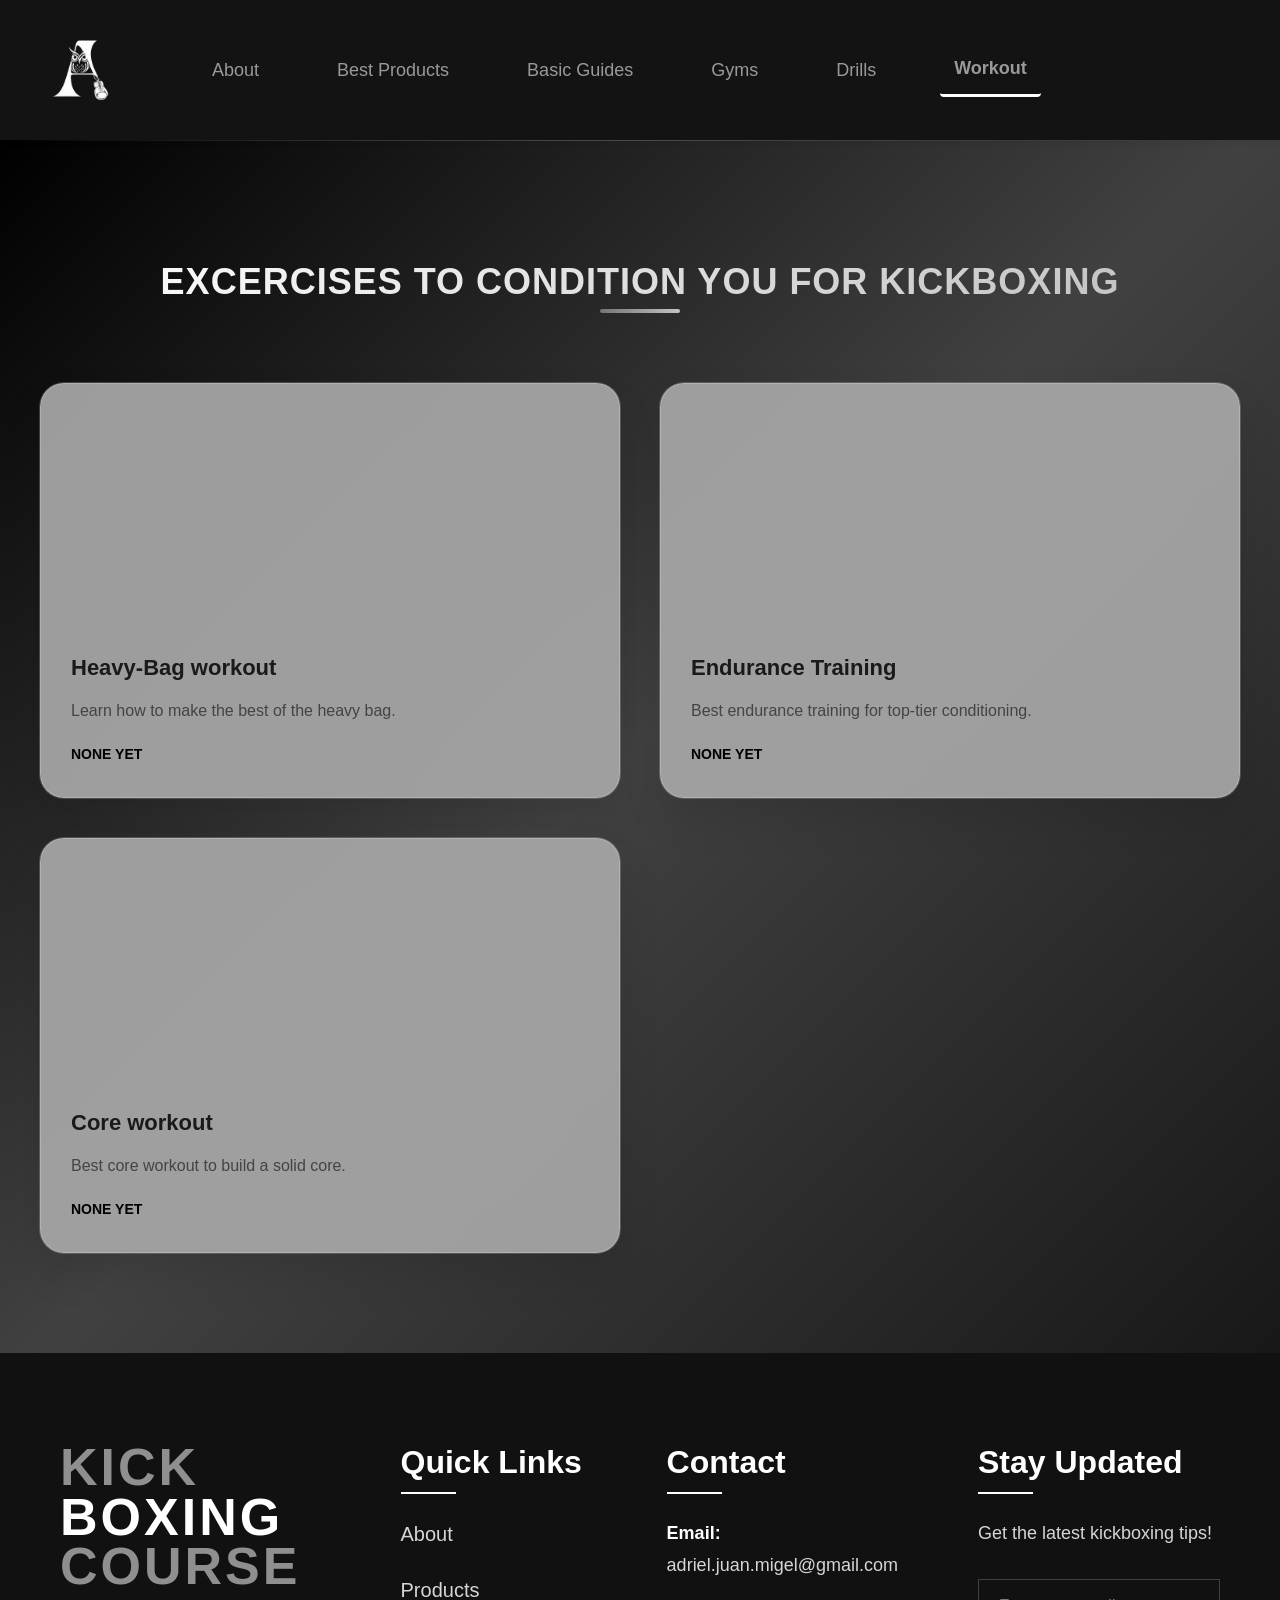
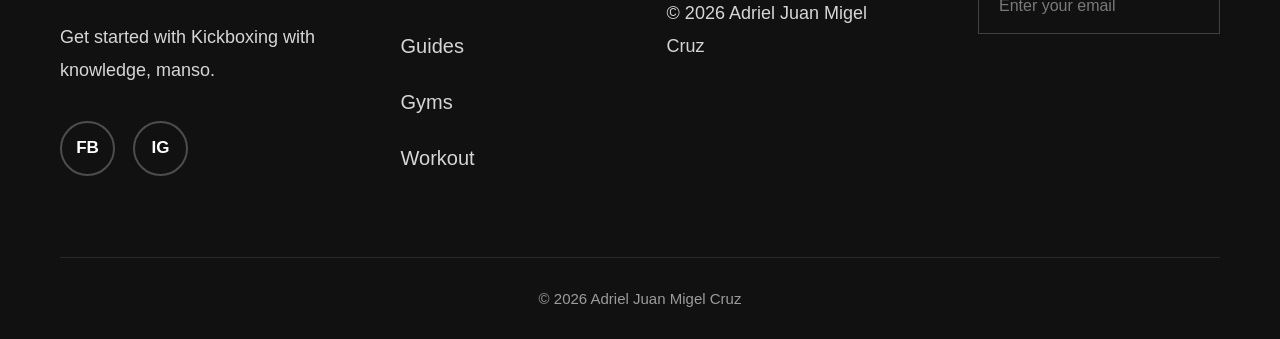
<file: workout.html>
<!DOCTYPE html>
<html lang="en">
<head>
    <meta charset="UTF-8">
    <meta name="viewport" content="width=device-width, initial-scale=1.0">
    <title>My Final Project</title>

    <link rel="stylesheet" href="css/bootstrap.min.css">

    <link rel="stylesheet" href="css/style.css">
</head>
<body>
    <header>
        <nav>
            <ul>
                <a href="index.html">
                <img src="images/logo.png" alt="logo" width="100" height="100">
                </a>
                <li><a href="index.html#about">About</a></li>  
                <li><a href="products.html">Best Products</a></li>
                <li><a href="guides.html">Basic Guides</a></li>
                <li><a href="gyms.html">Gyms</a></li>
                <li><a href="drills.html">Drills</a></li>
                <li><a href="workout.html" class="active">Workout</a></li>
            </ul>
        </nav>
    </header>

    <main>
<section class="video-section">
    <div class="section-header">
        <h2 class="section-title">EXCERCISES TO CONDITION YOU FOR KICKBOXING</h2>
    </div>

    <div class="video-grid">
        <div class="video-card">
            <div class="video-thumbnail">
                <iframe src="https://www.youtube.com/embed/tgbNymZ7vqY" allowfullscreen></iframe>
                <div class="play-overlay">
                    <svg class="play-icon" viewBox="0 0 24 24" fill="currentColor">
                        <path d="M8 5v14l11-7z"/>
                    </svg>
                </div>
            </div>
            <div class="video-content">
                <h3>Heavy-Bag workout</h3>
                <p>Learn how to make the best of the heavy bag.</p>
                <div class="video-meta">
                    <span class="duration">NONE YET</span>
                </div>
            </div>
        </div>

        <div class="video-card">
            <div class="video-thumbnail">
                <iframe src="https://www.youtube.com/embed/2Vv-BfVoq4g" allowfullscreen></iframe>
                <div class="play-overlay">
                    <svg class="play-icon" viewBox="0 0 24 24" fill="currentColor">
                        <path d="M8 5v14l11-7z"/>
                    </svg>
                </div>
            </div>
            <div class="video-content">
                <h3>Endurance Training</h3>
                <p>Best endurance training for top-tier conditioning.</p>
                <div class="video-meta">
                    <span class="duration">NONE YET</span>
                </div>
            </div>
        </div>

        <div class="video-card">
            <div class="video-thumbnail">
                <iframe src="https://www.youtube.com/embed/3JZ_D3ELwOQ" allowfullscreen></iframe>
                <div class="play-overlay">
                    <svg class="play-icon" viewBox="0 0 24 24" fill="currentColor">
                        <path d="M8 5v14l11-7z"/>
                    </svg>
                </div>
            </div>
            <div class="video-content">
                <h3>Core workout</h3>
                <p>Best core workout to build a solid core.</p>
                <div class="video-meta">
                    <span class="duration">NONE YET</span>
                </div>
            </div>
        </div>

    </div>

</section>
    </main>
 

<footer class="footer">
    <div class="footer-container">
        <div class="footer-col logo-col">
            <h2 class="footer-logo">
                <span class="logo-fire">KICK</span>
                <span class="logo-glow">BOXING</span>
                <span class="logo-fire">COURSE</span>
            </h2>
            <p class="footer-tagline">
               Get started with Kickboxing with knowledge, manso.
            </p>
            <div class="social-links">
                <a href="#" class="social-icon">FB</a>
                <a href="#" class="social-icon">IG</a>
            </div>
        </div>

        <!-- Quick Links -->
        <div class="footer-col">
            <h3>Quick Links</h3>
            <ul>
                <li><a href="#about">About</a></li>
                <li><a href="products.html">Products</a></li>
                <li><a href="guides.html">Guides</a></li>
                <li><a href="gyms.html">Gyms</a></li>
                <li><a href="workout.html">Workout</a></li>
            </ul>
        </div>

        <!-- Contact s-->
        <div class="footer-col">
            <h3>Contact</h3>
            <p><strong>Email:</strong> adriel.juan.migel@gmail.com</p>
            <p class="copyright">© 2026 Adriel Juan Migel Cruz</p>
        </div>

        <div class="footer-col newsletter-col">
            <h3>Stay Updated</h3>
            <p>Get the latest kickboxing tips!</p>
            <div class="newsletter-form">
                <input type="email" placeholder="Enter your email" class="email-input">
            </div>
        </div>
    </div>
    
    <!-- Bottom Bar -->
    <div class="footer-bottom">
        <p>© 2026 Adriel Juan Migel Cruz</p>
    </div>
</footer>
</file>
<file: css/style.css>
.sr-only {
    position: absolute;
    width: 1px;
    height: 1px;
    padding: 0;
    margin: -1px;
    overflow: hidden;
    clip: rect(0,0,0,0);
    white-space: nowrap;
    border: 0;
}

/* SKIP LINK */
.skip-link {
    position: absolute;
    top: -100px;
    left: 0;
    background: #000;
    color: #fff;
    padding: 14px 22px;
    z-index: 9999;
    font-weight: bold;
    font-size: 16px;
    border-radius: 0 0 10px 0;
    text-decoration: none;
    transition: top 0.2s;
    border: 3px solid #fff;
}
.skip-link:focus {
    top: 0;
    outline: 3px solid #FFD700;
    outline-offset: 2px;
}

/* BASE */
*, *::before, *::after {
    box-sizing: border-box;
}

body {
    margin: 0;
    background-color: #e9e9e9;
    color: #1a1a1a;
    line-height: 1.7;
    font-size: 17px;
    font-family: 'Franklin Gothic Medium', 'Arial Narrow', Arial, sans-serif;
}

:focus-visible {
    outline: 3px solid #0057b8;
    outline-offset: 3px;
    border-radius: 4px;
}

:focus:not(:focus-visible) {
    outline: none;
}

html {
    scroll-behavior: smooth;
}

/* Respect reduced motion */
@media (prefers-reduced-motion: reduce) {
    html { scroll-behavior: auto; }
    *, *::before, *::after {
        animation-duration: 0.01ms !important;
        animation-iteration-count: 1 !important;
        transition-duration: 0.01ms !important;
        scroll-behavior: auto !important;
    }
}

/* TOUCH TARGETS - Mobile Only */
@media (max-width: 768px), (hover: none) and (pointer: coarse) {
    button, [role="button"], a[href], input, select, textarea, label,
    nav a, .order-btn, .gym-btn, .final-buy-btn, .category-card {
        min-height: 48px !important;
        min-width: 48px !important;
    }
}

/*  HEADER & NAV*/
header {
    background-color: #131313;
    font-size: large;
    font-family: 'Franklin Gothic Medium', 'Arial Narrow', Arial, sans-serif;
    display: flex;
    justify-content: space-between;
    align-items: center;
    padding: 10px 20px;
    position: sticky;
    top: 0;
    z-index: 100;
    box-shadow: 0 2px 8px rgba(0,0,0,0.08);
    /* Mobile safe area */
    padding-top: max(10px, env(safe-area-inset-top));
}

nav[aria-label] {
    width: 100%;
}

nav ul {
    list-style-type: none;
    display: flex;
    gap: 50px;
    padding: 0;
    margin: 0;
    justify-content: center;
    align-items: center;
}

/* MOBILE NAV */
@media (max-width: 768px) {
    nav ul {
        gap: 20px;
        flex-wrap: wrap;
        justify-content: center;
    }
    nav a {
        padding: 12px 16px;
        font-size: 16px;
    }
}

nav a {
    text-decoration: none;
    color: #999999;
    padding: 10px 14px;
    min-height: 44px;
    min-width: 44px;
    display: inline-flex;
    align-items: center;
    transition: background-color 0.3s, color 0.3s;
    border-radius: 4px;
    font-weight: 500;
}

nav a:hover {
    background-color: #bebebe;
    color: #000;
}

nav a:focus-visible {
    outline: 3px solid #0057b8;
    outline-offset: 2px;
    background-color: #f0f0f0;
}

nav a.active,
nav a[aria-current="page"] {
    border-bottom: 3px solid #ffffff;
    font-weight: 700;
}

nav a.logo-link {
    padding: 4px;
    border-radius: 6px;
}

/*  MAIN LANDMARK */
main {
    padding: 0;
}

section {
    margin: 0;
}

/* CAROUSEL */
.carousel-wrapper {
    width: 100%;
    margin: 0;
    position: relative;
}

.carousel-item {
    height: 100vh;
}

/* MOBILE CAROUSEL */
@media (max-width: 768px) {
    .carousel-item,
    .carousel,
    .carousel-inner {
        height: 60vh;
    }
}

.carousel-item img {
    width: 100%;
    height: 100%;
    object-fit: cover;
}

.carousel,
.carousel-inner {
    height: 100vh;
}

.carousel-control-prev,
.carousel-control-next {
    min-width: 44px;
    min-height: 44px;
}

/*  ABOUT SECTION */
#about {
    scroll-margin-top: 80px;
}

.about-section {
    background: linear-gradient(135deg, #222222 0%, #ffffff 50%, #111111 100%);
    padding: 80px 40px;
    text-align: center;
}

/* MOBILE ABOUT */
@media (max-width: 768px) {
    .about-section {
        padding: 40px 20px;
    }
    .about-content {
        flex-direction: column;
        gap: 30px;
    }
    .about-side img {
        width: 200px;
    }
}

.about-title {
    font-size: 28px;
    font-weight: bold;
    margin-bottom: 40px;
    letter-spacing: 2px;
}

.about-content {
    display: flex;
    align-items: center;
    justify-content: center;
    gap: 40px;
}

.about-side img {
    width: 250px;
    max-width: 100%;
}

.about-text {
    max-width: 500px;
    text-align: left;
}

.about-text h3 {
    font-weight: bold;
    margin-bottom: 15px;
}

.about-text p {
    color: #444;
    margin-bottom: 15px;
    line-height: 1.7;
}

/*  CATEGORY SECTION*/
.category-section {
    padding: 60px 40px;
    text-align: center;
    background: linear-gradient(135deg, #000000 0%, #414141 50%, #181818 100%);
}

/* MOBILE CATEGORY */
@media (max-width: 768px) {
    .category-section {
        padding: 40px 20px;
    }
    .category-grid {
        gap: 30px;
        justify-content: center;
    }
}

.category-grid {
    display: flex;
    justify-content: center;
    gap: 60px;
    flex-wrap: wrap;
}

.category-card {
    text-decoration: none;
    color: #1a1a1a;
    transition: transform 0.3s;
    display: inline-block;
}

.category-card:focus-visible,
.gym-btn:focus-visible,
.order-btn:focus-visible,
.final-buy-btn:focus-visible {
    outline: 3px solid #0057b8;
    outline-offset: 3px;
    border-radius: 6px;
}

.category-card img {
    width: 150px;
    height: 150px;
    object-fit: contain;
    border: 1px solid #ccc;
    padding: 15px;
    background: rgb(255, 255, 255);
    transition: transform 0.3s, border-color 0.3s;
}

/* MOBILE CATEGORY IMAGES */
@media (max-width: 480px) {
    .category-card img {
        width: 120px;
        height: 120px;
        padding: 12px;
    }
}

.category-card:hover img {
    transform: scale(1.08);
    border-color: black;
}

/*  PRODUCT CARDS */
.category-card.product-card,
.products-grid .category-card {
    text-decoration: none;
    color: inherit;
    background: linear-gradient(135deg, #6d6d6d 0%, #ffffff 50%, #686868 100%);
    border-radius: 20px;
    overflow: hidden;
    box-shadow: 0 10px 30px rgba(0,0,0,0.1);
    transition: transform 0.4s ease, box-shadow 0.4s ease;
    max-width: 280px;
    margin: 10px;
}

.category-card.product-card:hover,
.products-grid .category-card:hover {
    transform: translateY(-15px) scale(1.02);
    box-shadow: 0 20px 50px rgba(0,0,0,0.2);
}

.card-image {
    height: 220px;
    overflow: hidden;
    position: relative;
    background: linear-gradient(135deg, #6d6d6d 0%, #ffffff 50%, #686868 100%);
    padding: 20px;
    display: flex;
    align-items: center;
    justify-content: center;
}

/* MOBILE PRODUCT CARDS */
@media (max-width: 768px) {
    .products-grid {
        gap: 20px;
        justify-content: center;
    }
    .card-image {
        height: 180px;
        padding: 15px;
    }
    .category-card.product-card {
        max-width: 100%;
        margin: 10px 5px;
    }
}

.card-image img {
    width: 100%;
    max-width: 280px;
    height: auto;
    max-height: 200px;
    object-fit: contain;
    object-position: center;
    transition: transform 0.4s ease;
}

.category-card.product-card:hover .card-image img {
    transform: scale(1.05);
}

.card-content {
    padding: 25px;
    text-align: center;
}

.card-content h3 {
    font-size: 20px;
    margin-bottom: 10px;
    color: #1a1a1a;
}

.card-content p {
    color: #000000;
    font-size: 15px;
    margin-bottom: 15px;
}

.price-tag {
    display: block;
    font-size: 22px;
    font-weight: bold;
    color: #000;
    margin-bottom: 15px;
}

.order-btn {
    background: linear-gradient(45deg, #636363, #6b6b6b);
    color: white;
    border: none;
    padding: 14px 30px;
    border-radius: 25px;
    font-size: 16px;
    font-weight: bold;
    cursor: pointer;
    transition: background 0.3s, transform 0.3s;
    text-transform: uppercase;
    letter-spacing: 1px;
    min-height: 44px;
    pointer-events: none;
    width: 100%;
    box-sizing: border-box;
}

/*  PRODUCTS SECTION */
.products-section {
    padding: 60px 40px;
    text-align: center;
    background: linear-gradient(135deg, #000000 0%, #e9ecef 50%, #181818 100%);
}

/* MOBILE PRODUCTS */
@media (max-width: 768px) {
    .products-section {
        padding: 40px 20px;
    }
}

.products-grid {
    display: flex;
    justify-content: center;
    gap: 30px;
    flex-wrap: wrap;
}

.product-card {
    text-decoration: none;
    color: #1a1a1a;
    transition: transform 0.3s;
}

.product-card img {
    width: 100%;
}

.product-card:hover {
    transform: translateY(-8px);
}

/*GUIDES PAGE*/
.video-section {
    padding: 100px 40px;
    background: linear-gradient(135deg, #000000 0%, #414141 50%, #181818 100%);
    min-height: 100vh;
    position: relative;
    overflow: hidden;
}

/* MOBILE VIDEO */
@media (max-width: 768px) {
    .video-section {
        padding: 60px 20px;
    }
    .video-grid {
        grid-template-columns: 1fr;
        gap: 30px;
    }
}

.video-section::before {
    content: '';
    position: absolute;
    top: 0;
    left: 0;
    right: 0;
    height: 1px;
    background: linear-gradient(90deg, transparent, #495057, transparent);
    aria-hidden: true;
}

.section-header {
    text-align: center;
    margin-bottom: 80px;
}

.section-title {
    font-size: 42px;
    font-weight: 800;
    margin-bottom: 20px;
    background: linear-gradient(135deg, #ffffff, #bebebe);
    -webkit-background-clip: text;
    -webkit-text-fill-color: transparent;
    background-clip: text;
    letter-spacing: 1px;
    position: relative;
}

/* MOBILE SECTION TITLES */
@media (max-width: 768px) {
    .section-title {
        font-size: 28px;
    }
    .section-header {
        margin-bottom: 50px;
    }
}

.section-title::after {
    content: '';
    position: absolute;
    bottom: -10px;
    left: 50%;
    transform: translateX(-50%);
    width: 80px;
    height: 4px;
    background: linear-gradient(90deg, #747474, #c4c4c4);
    border-radius: 2px;
    aria-hidden: true;
}

.section-subtitle {
    font-size: 20px;
    color: #c0c0c0;
    font-weight: 300;
    max-width: 600px;
    margin: 0 auto;
    line-height: 1.6;
}

.video-grid {
    display: grid;
    grid-template-columns: repeat(auto-fit, minmax(380px, 1fr));
    gap: 40px;
    max-width: 1400px;
    margin: 0 auto;
}

.video-grid[role="list"] {
    list-style: none;
    padding: 0;
}

.video-card {
    background: rgba(165, 165, 165, 0.95);
    backdrop-filter: blur(20px);
    border-radius: 24px;
    overflow: hidden;
    box-shadow:
        0 20px 40px rgba(0,0,0,0.1),
        0 0 0 1px rgba(255,255,255,0.2);
    transition: transform 0.4s cubic-bezier(0.175, 0.885, 0.32, 1.275), box-shadow 0.4s;
    position: relative;
    border: 1px solid rgba(255,255,255,0.2);
}

.video-card:hover {
    transform: translateY(-20px) scale(1.02);
    box-shadow:
        0 40px 80px rgba(0,0,0,0.2),
        0 0 0 1px rgba(255,255,255,0.4);
}

/* MOBILE VIDEO CARDS */
@media (max-width: 768px) {
    .video-card {
        border-radius: 16px;
    }
    .video-thumbnail {
        height: 200px;
    }
}

.video-thumbnail {
    position: relative;
    height: 240px;
    overflow: hidden;
}

.video-card iframe {
    width: 100%;
    height: 100%;
    border: none;
    transition: transform 0.4s ease;
}

.video-card:hover iframe {
    transform: scale(1.05);
}

.video-content {
    padding: 30px;
    position: relative;
    z-index: 2;
}

.video-card h3 {
    margin: 0 0 15px 0;
    font-size: 22px;
    font-weight: 700;
    color: #1a1a1a;
    line-height: 1.3;
}

.video-card p {
    color: #444;
    font-size: 16px;
    line-height: 1.6;
    margin-bottom: 20px;
}

.video-meta {
    display: flex;
    justify-content: space-between;
    align-items: center;
    font-size: 14px;
}

.duration {
    color: #000;
    font-weight: 600;
}

.level {
    padding: 6px 12px;
    background: linear-gradient(135deg, #000000, #838383);
    color: rgb(255, 255, 255);
    border-radius: 20px;
    font-size: 12px;
    font-weight: 600;
    text-transform: uppercase;
    letter-spacing: 0.5px;
}

.guides-cta {
    text-align: center;
    margin-top: 80px;
    padding: 60px 40px;
    background: rgba(255,255,255,0.8);
    border-radius: 24px;
    backdrop-filter: blur(20px);
    max-width: 800px;
    margin-left: auto;
    margin-right: auto;
    box-shadow: 0 20px 40px rgba(0,0,0,0.1);
}

/* DRILLS PAGE */
.drills-section {
    padding: 60px 40px;
    background: linear-gradient(135deg, #000000 0%, #414141 50%, #181818 100%);
    color: white;
}

/* MOBILE DRILLS */
@media (max-width: 768px) {
    .drills-section {
        padding: 40px 20px;
    }
    .drills-row {
        gap: 15px;
    }
    .drill-card {
        min-width: 280px;
    }
}

.drills-section .section-title {
    color: #ffffff;
    -webkit-text-fill-color: #ffffff;
    background: none;
    font-size: 28px;
    margin-bottom: 25px;
    font-weight: bold;
}

.drills-row {
    display: flex;
    gap: 20px;
    overflow-x: auto;
    scroll-behavior: smooth;
    padding-bottom: 16px;
    scrollbar-width: thin;
    scrollbar-color: #555 #2a2a2a;
    -webkit-overflow-scrolling: touch;
}

.drills-row:focus-within {
    outline: 2px solid #0057b8;
    outline-offset: 4px;
    border-radius: 8px;
}

.drills-row::-webkit-scrollbar {
    height: 8px;
}

.drills-row::-webkit-scrollbar-thumb {
    background: #444;
    border-radius: 10px;
}

.drill-card {
    min-width: 300px;
    background: #2c2c2c;
    border-radius: 10px;
    overflow: hidden;
    transition: transform 0.3s, box-shadow 0.3s;
    flex-shrink: 0;
}

.drill-card:focus-within {
    outline: 3px solid #0057b8;
    outline-offset: 2px;
    border-radius: 10px;
}

.drill-card:hover {
    transform: scale(1.05);
    box-shadow: 0 10px 30px rgba(0,0,0,0.4);
}

.drill-card iframe {
    width: 100%;
    height: 180px;
    border: none;
}

.drill-card h3 {
    padding: 12px 14px;
    font-size: 16px;
    color: #ffffff;
    margin: 0;
}

/* GYMS PAGE */
.gym-section {
    padding: 10px 10px;
    background: linear-gradient(135deg, #000000 0%, #414141 50%, #181818 100%);
    text-align: center;
}

/* MOBILE GYMS */
@media (max-width: 768px) {
    .gym-section {
        padding: 20px 15px;
    }
    .gym-grid {
        grid-template-columns: 1fr;
        gap: 25px;
    }
}

.section-title {
    font-size: 36px;
    font-weight: 700;
    margin-top: 20px;
    margin-bottom: 50px;
    color: #1a1a1a;
    position: relative;
}

.gym-grid {
    display: grid;
    grid-template-columns: repeat(auto-fit, minmax(350px, 1fr));
    gap: 30px;
    max-width: 1200px;
    margin: 0 auto;
}

.gym-card {
    background: linear-gradient(135deg, #6d6d6d 0%, #ffffff 50%, #686868 100%);
    border-radius: 16px;
    overflow: hidden;
    box-shadow: 0 10px 30px rgba(0,0,0,0.1);
    transition: transform 0.3s ease, box-shadow 0.3s ease;
}

.gym-card:hover {
    transform: translateY(-10px);
    box-shadow: 0 20px 40px rgba(0,0,0,0.15);
}

.gym-card:focus-within {
    outline: 3px solid #0057b8;
    outline-offset: 3px;
    border-radius: 16px;
}

.gym-image {
    height: 280px;
    background: #f8f9fa;
    padding: 20px;
    display: flex;
    align-items: center;
    justify-content: center;
    overflow: hidden;
}

/* MOBILE GYM IMAGES */
@media (max-width: 768px) {
    .gym-image {
        height: 220px;
        padding: 15px;
    }
}

.gym-card img {
    width: 100%;
    max-width: 320px;
    height: auto;
    max-height: 260px;
    object-fit: contain;
    transition: transform 0.4s ease;
}

.gym-card:hover img {
    transform: scale(1.05);
}

.gym-info {
    padding: 25px;
    text-align: left;
}

.gym-info h3 {
    margin: 0 0 12px 0;
    font-size: 22px;
    font-weight: 600;
    color: #1a1a1a;
}

.gym-info p {
    color: #444;
    font-size: 15px;
    line-height: 1.6;
    margin-bottom: 20px;
}

.gym-btn {
    display: inline-flex;
    align-items: center;
    justify-content: center;
    padding: 12px 24px;
    min-height: 44px;
    background: #333;
    color: white;
    text-decoration: none;
    border-radius: 8px;
    font-weight: 600;
    font-size: 15px;
    transition: background 0.3s, transform 0.3s;
    gap: 6px;
    width: 100%;
    box-sizing: border-box;
}

.gym-btn::after {
    content: '↗';
    font-size: 14px;
    aria-hidden: true;
}

.gym-btn:hover {
    background: #555;
    transform: translateY(-2px);
}

/* ORDER PAGES */
.order-card-section {
    min-height: 100vh;
    padding: 40px 20px;
    background: linear-gradient(135deg, #f8f9fa 0%, #e9ecef 100%);
    display: flex;
    align-items: center;
    justify-content: center;
}

/* MOBILE ORDER */
@media (max-width: 768px) {
    .order-card-section {
        padding: 30px 15px;
    }
    .product-preview {
        grid-template-columns: 1fr;
        gap: 30px;
    }
}

.order-card {
    background: rgba(255, 255, 255, 0.95);
    backdrop-filter: blur(30px);
    border-radius: 32px;
    overflow: hidden;
    box-shadow:
        0 40px 80px rgba(0,0,0,0.2),
        0 0 0 1px rgba(255,255,255,0.4);
    max-width: 1000px;
    width: 100%;
    border: 1px solid rgba(255,255,255,0.3);
}

.product-preview {
    display: grid;
    grid-template-columns: 1fr 1fr;
    gap: 40px;
    padding: 50px;
    align-items: center;
}

.product-image-large {
    position: relative;
    border-radius: 20px;
    overflow: hidden;
    box-shadow: 0 20px 40px rgba(0,0,0,0.2);
    background: #f8f9fa;
    padding: 20px;
    display: flex;
    align-items: center;
    justify-content: center;
}

.product-image-large img {
    width: 100%;
    max-width: 400px;
    height: auto;
    max-height: 400px;
    object-fit: contain;
    object-position: center;
    transition: transform 0.4s ease;
}

.product-image-large:hover img {
    transform: scale(1.08);
}

.product-details h1 {
    font-size: 32px;
    font-weight: 800;
    color: #1a1a1a;
    margin-bottom: 15px;
    line-height: 1.2;
}

.rating {
    display: flex;
    align-items: center;
    gap: 12px;
    margin-bottom: 25px;
}

.rating-score {
    font-size: 18px;
    font-weight: 700;
    color: #1a1a1a;
}

.price-large {
    font-size: 48px;
    font-weight: 900;
    color: #000;
    margin-bottom: 30px;
    text-shadow: 2px 2px 4px rgba(0,0,0,0.1);
}

.product-specs {
    display: flex;
    flex-direction: column;
    gap: 15px;
}

.spec-item {
    display: flex;
    align-items: center;
    gap: 12px;
    font-size: 16px;
    color: #1a1a1a;
}

.spec-item::before {
    content: '✓';
    color: #333;
    font-weight: 700;
    font-size: 14px;
    width: 20px;
    flex-shrink: 0;
    aria-hidden: true;
}

/* ORDER FORM */
.order-form {
    padding: 50px;
    background: linear-gradient(135deg, rgba(51,51,51,0.03), rgba(255,255,255,0.8));
}

.order-form h2,
.order-form h3 {
    font-size: 28px;
    margin-bottom: 30px;
    color: #1a1a1a;
    text-align: center;
}

/* MOBILE FORM */
@media (max-width: 768px) {
    .order-form {
        padding: 30px 20px;
    }
    .order-form h2,
    .order-form h3 {
        font-size: 24px;
    }
    .form-row {
        grid-template-columns: 1fr;
        gap: 20px;
    }
}

.form-group {
    margin-bottom: 25px;
}

.form-group label {
    display: block;
    font-weight: 600;
    color: #1a1a1a;
    margin-bottom: 8px;
    font-size: 14px;
    text-transform: uppercase;
    letter-spacing: 0.5px;
}

.form-group label .required {
    color: #c00;
    margin-left: 3px;
    font-size: 16px;
    aria-hidden: true;
}

.form-group select,
.form-group input,
.form-group textarea {
    width: 100%;
    padding: 16px 20px;
    border: 2px solid rgba(0,0,0,0.2);
    border-radius: 12px;
    font-size: 16px;
    background: rgba(255,255,255,0.9);
    transition: border-color 0.3s, box-shadow 0.3s;
    box-sizing: border-box;
    min-height: 50px;
    color: #1a1a1a;
    font-family: inherit;
}

.form-group select:focus,
.form-group input:focus,
.form-group textarea:focus {
    outline: none;
    border-color: #0057b8;
    box-shadow: 0 0 0 3px rgba(0, 87, 184, 0.25), 0 10px 30px rgba(0,0,0,0.1);
}

.form-group input[aria-invalid="true"],
.form-group select[aria-invalid="true"] {
    border-color: #c00;
    box-shadow: 0 0 0 3px rgba(204,0,0,0.15);
}

.form-row {
    display: grid;
    grid-template-columns: 1fr 1fr;
    gap: 20px;
}

.order-summary {
    background: linear-gradient(135deg, rgba(51,51,51,0.05), rgba(0,0,0,0.02));
    padding: 25px;
    border-radius: 16px;
    margin-bottom: 30px;
    border: 1px solid rgba(0,0,0,0.08);
}

.summary-row {
    display: flex;
    justify-content: space-between;
    margin-bottom: 12px;
    font-size: 18px;
}

.summary-row.total {
    font-size: 24px;
    font-weight: 800;
    color: #000;
    border-top: 2px solid rgba(0,0,0,0.1);
    padding-top: 15px;
    margin-top: 10px;
}

.final-buy-btn {
    display: flex;
    align-items: center;
    justify-content: center;
    gap: 12px;
    width: 100%;
    padding: 20px;
    min-height: 56px;
    background: linear-gradient(135deg, #505050 0%, #000000 100%);
    color: white;
    text-decoration: none;
    border-radius: 16px;
    font-size: 18px;
    font-weight: 800;
    text-transform: uppercase;
    letter-spacing: 1px;
    transition: transform 0.4s cubic-bezier(0.175, 0.885, 0.32, 1.275), box-shadow 0.4s;
    box-shadow: 0 20px 40px rgba(0, 0, 0, 0.4);
    position: relative;
    overflow: hidden;
    border: none;
    cursor: pointer;
    -webkit-text-fill-color: white;
}

.final-buy-btn::before {
    content: '';
    position: absolute;
    top: 0;
    left: -100%;
    width: 100%;
    height: 100%;
    background: linear-gradient(90deg, transparent, rgba(255,255,255,0.3), transparent);
    transition: left 0.6s;
}

.final-buy-btn:hover {
    transform: translateY(-5px) scale(1.02);
    box-shadow: 0 30px 60px rgba(44, 44, 44, 0.5);
}

.final-buy-btn:hover::before {
    left: 100%;
}

.final-buy-btn:focus-visible {
    outline: 3px solid #FFD700;
    outline-offset: 4px;
}

.secure-notice {
    text-align: center;
    margin-top: 20px;
    color: #444;
    font-size: 14px;
    font-weight: 500;
}

/* FOOTER */
.footer {
    background: #111111;
    color: #fff;
    padding: 90px 60px 0;
    font-family: Arial, Helvetica, sans-serif;
}

/* MOBILE FOOTER */
@media (max-width: 992px) {
    .footer {
        padding: 50px 25px 0;
    }
    .footer-container {
        grid-template-columns: 1fr !important;
        gap: 40px;
    }
    .footer-logo {
        font-size: 36px;
    }
    .footer-col h3 {
        font-size: 24px;
    }
    .newsletter-form {
        flex-direction: column;
    }
    .newsletter-submit-btn {
        width: 100%;
    }
}

.footer-container {
    max-width: 1400px;
    margin: auto;
    display: grid;
    grid-template-columns: 1.4fr 1fr 1fr 1.2fr;
    gap: 80px;
    padding-bottom: 60px;
}

.footer-logo {
    font-size: 52px;
    font-weight: 900;
    line-height: 0.95;
    letter-spacing: 3px;
    margin-bottom: 30px;
    text-transform: uppercase;
}

.logo-fire {
    color: #8f8f8f;
}

.logo-glow {
    color: white;
}

.footer-tagline {
    color: #d1d1d1;
    font-size: 18px;
    line-height: 1.8;
    max-width: 350px;
    margin-bottom: 35px;
}

.social-links {
    display: flex;
    gap: 18px;
}

.social-icon {
    width: 55px;
    height: 55px;
    border: 2px solid rgba(255,255,255,0.25);
    border-radius: 50%;
    display: flex;
    align-items: center;
    justify-content: center;
    text-decoration: none;
    color: white;
    font-weight: bold;
    transition: 0.3s ease;
}

.social-icon:hover {
    background: white;
    color: black;
    transform: translateY(-5px);
}

.footer-col h3 {
    font-size: 32px;
    font-weight: 800;
    margin-bottom: 35px;
    position: relative;
    text-transform: capitalize;
}

.footer-col h3::after {
    content: "";
    position: absolute;
    left: 0;
    bottom: -12px;
    width: 55px;
    height: 2px;
    background: white;
}

.footer-col ul {
    list-style: none;
    padding: 0;
    margin: 0;
}

.footer-col ul li {
    margin-bottom: 22px;
}

.footer-col ul li a {
    color: #d6d6d6;
    text-decoration: none;
    font-size: 20px;
    transition: 0.3s;
}

.footer-col ul li a:hover {
    color: white;
    padding-left: 6px;
}

.footer-col p {
    color: #d6d6d6;
    font-size: 18px;
    line-height: 1.8;
}

.footer-col strong {
    color: white;
}

.newsletter-col p {
    margin-bottom: 30px;
}

.newsletter-form {
    display: flex;
    align-items: center;
    gap: 12px;
}

.email-input {
    flex: 1;
    height: 55px;
    background: transparent;
    border: 1px solid rgba(255,255,255,0.2);
    padding: 0 20px;
    color: white;
    font-size: 16px;
    outline: none;
}

.email-input::placeholder {
    color: #7a7a7a;
}

.newsletter-submit-btn {
    height: 55px;
    padding: 0 28px;
    border: none;
    background: #ff2b2b;
    color: white;
    font-weight: 700;
    letter-spacing: 2px;
    cursor: pointer;
    transition: 0.3s ease;
}

.newsletter-submit-btn:hover {
    background: #ff4c4c;
}

.footer-bottom {
    border-top: 1px solid rgba(255,255,255,0.1);
    padding: 28px 0;
    text-align: center;
}

.footer-bottom p {
    margin: 0;
    color: #9c9c9c;
    font-size: 15px;
}

@media print {
    header, footer, .carousel-wrapper { display: none; }
    body { background: white; color: black; font-size: 12pt; }
    a::after { content: " (" attr(href) ")"; font-size: 10pt; }
    .order-card { box-shadow: none; border: 1px solid #ccc; }
}
</file>
